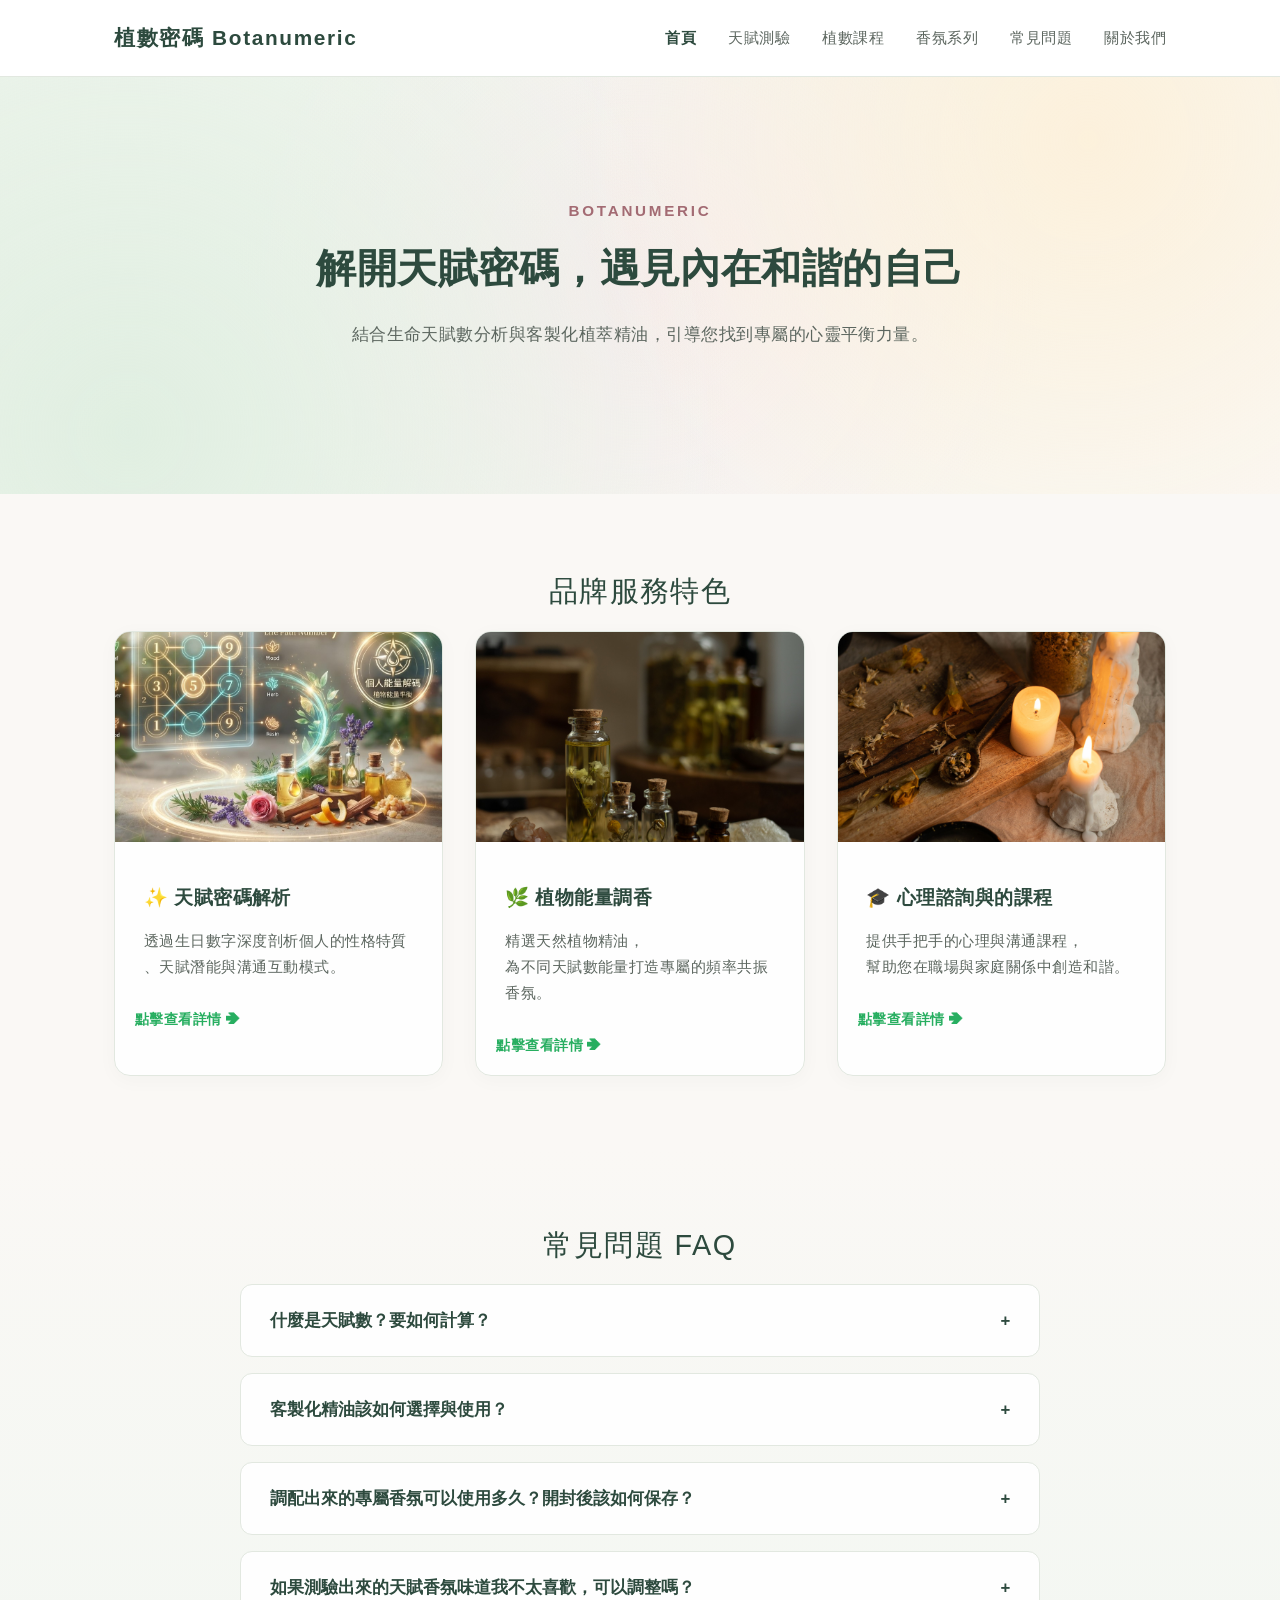
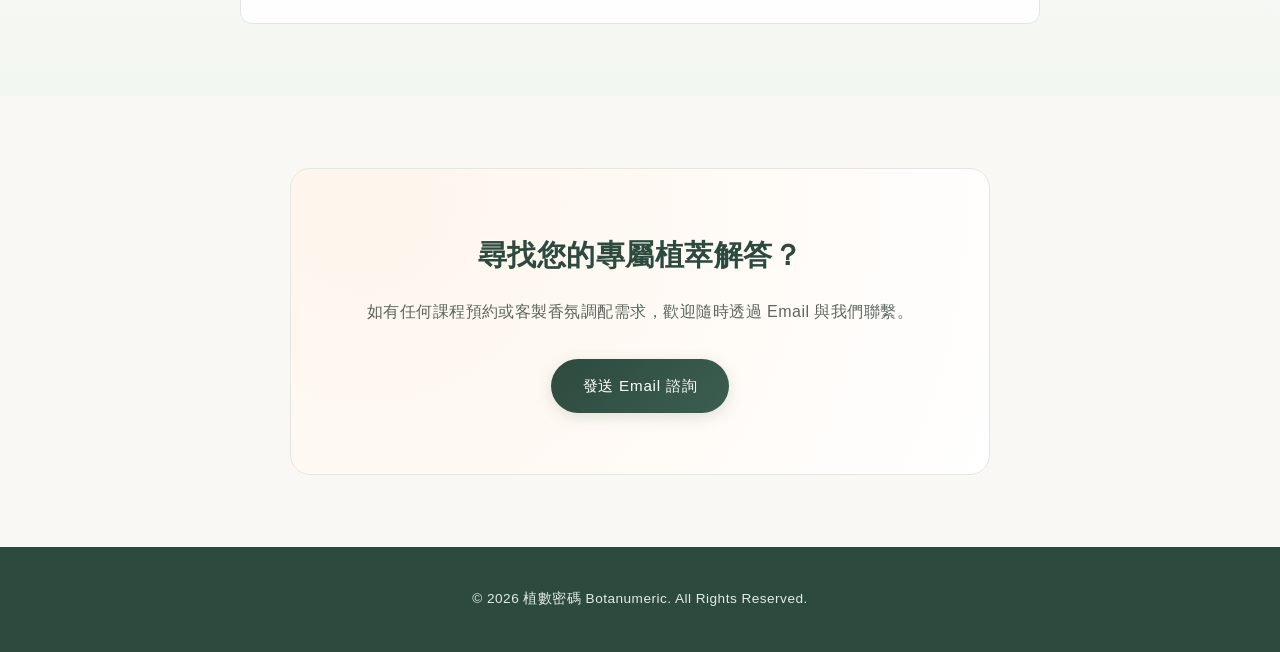
<file: index.html>
<!DOCTYPE html>
<html lang="zh-TW">
<head>
  <meta charset="UTF-8">
  <meta name="viewport" content="width=device-width, initial-scale=1.0">
  <title>植數密碼 Botanumeric｜專屬天賦香氛調配</title>
  <link rel="stylesheet" href="css/style.css">
  <link rel="icon" type="image/svg+xml" href="images/gemini-svg (4).svg">
  <style>
    /* 平滑滾動設定 */
    html {
      scroll-behavior: smooth;
    }

    /* 品牌特色卡片可點擊樣式 */
    .feature-card {
      cursor: pointer;
      transition: transform 0.2s ease, box-shadow 0.2s ease;
      position: relative;
    }
    .feature-card:hover {
      transform: translateY(-4px);
      box-shadow: 0 8px 20px rgba(0,0,0,0.08);
    }
    .feature-card::after {
      content: "點擊查看詳情 ➔";
      display: block;
      padding: 0 1.25rem 1rem;
      font-size: 0.85rem;
      color: #27AE60;
      font-weight: bold;
    }

    /* 彈窗 (Modal) 樣式 */
    .modal-backdrop {
      display: none;
      position: fixed;
      top: 0;
      left: 0;
      width: 100%;
      height: 100%;
      background-color: rgba(0, 0, 0, 0.5);
      z-index: 1000;
      align-items: center;
      justify-content: center;
      padding: 1rem;
      opacity: 0;
      transition: opacity 0.3s ease;
    }

    .modal-backdrop.show {
      display: flex;
      opacity: 1;
    }

    .modal-box {
      background-color: #ffffff;
      border-radius: 12px;
      max-width: 600px;
      width: 100%;
      max-height: 85vh;
      overflow-y: auto;
      padding: 2rem;
      position: relative;
      box-shadow: 0 10px 30px rgba(0,0,0,0.2);
      transform: translateY(20px);
      transition: transform 0.3s ease;
    }

    .modal-backdrop.show .modal-box {
      transform: translateY(0);
    }

    .modal-close {
      position: absolute;
      top: 1rem;
      right: 1.25rem;
      background: none;
      border: none;
      font-size: 1.8rem;
      color: #888;
      cursor: pointer;
      line-height: 1;
    }

    .modal-close:hover {
      color: #333;
    }

    .modal-title {
      font-size: 1.4rem;
      color: #2C3E50;
      margin-bottom: 1rem;
      border-bottom: 2px solid #27AE60;
      padding-bottom: 0.5rem;
      display: inline-block;
    }

    .modal-body {
      font-size: 0.98rem;
      line-height: 1.7;
      color: #4A5568;
    }

    .modal-body ul {
      padding-left: 1.2rem;
      margin: 0.8rem 0;
    }

    .modal-body li {
      margin-bottom: 0.4rem;
    }
  </style>
</head>
<body>

  <!-- 頁頭與導覽列 -->
  <header>
    <div class="nav-container">
      <a href="index.html" class="logo">植數密碼 Botanumeric</a>
      <nav>
        <button class="mobile-nav-toggle" aria-label="開啟選單" aria-expanded="false" id="menu-toggle">
          <span class="hamburger"></span>
        </button>
        <ul class="nav-links" id="nav-menu">
          <!-- 由 JS 自動動態渲染導覽選單 -->
        </ul>
      </nav>
    </div>
  </header>

  <main>
    <section class="hero">
      <div class="hero-content">
        <p class="hero-kicker" id="hero-kicker"></p>
        <h1 class="hero-title" id="hero-title"></h1>
        <p class="hero-subtitle" id="hero-subtitle"></p>
  
      </div>
    </section>

    <!-- 品牌特色三大 Card 區塊 -->
    <section class="container">
      <h2 class="section-title" id="features-title"></h2>
      <div class="features-grid" id="features-container"></div>
    </section>


    <!-- 常見問題 FAQ 區塊 -->
    <section class="faq-section" id="faq">
      <div class="container">
        <h2 class="section-title" id="faq-title"></h2>
        <div class="faq-list" id="faq-container"></div>
      </div>
    </section>

    <section class="container contact-section">
      <div class="contact-box">
        <h2 class="contact-title" id="contact-title"></h2>
        <p class="contact-description" id="contact-description"></p>
        <a href="mailto:service@botanumeric.com" class="btn-primary">發送 Email 諮詢</a>
      </div>
    </section>
  </main>

  <!-- 服務說明彈窗 (Modal Box) -->
  <div class="modal-backdrop" id="service-modal">
    <div class="modal-box">
      <button type="button" class="modal-close" id="modal-close-btn">&times;</button>
      <h3 class="modal-title" id="modal-title">服務說明</h3>
      <div class="modal-body" id="modal-body">
        <!-- JavaScript 動態注入內容 -->
      </div>
    </div>
  </div>

  <footer>
    <div class="container">
      <p id="footer-text"></p>
    </div>
  </footer>

  <!-- 統一由 main.js 讀取 JSON 並渲染全站 DOM 數據與綁定互動功能 -->
  <script src="js/main.js"></script>
</body>
</html>
</file>
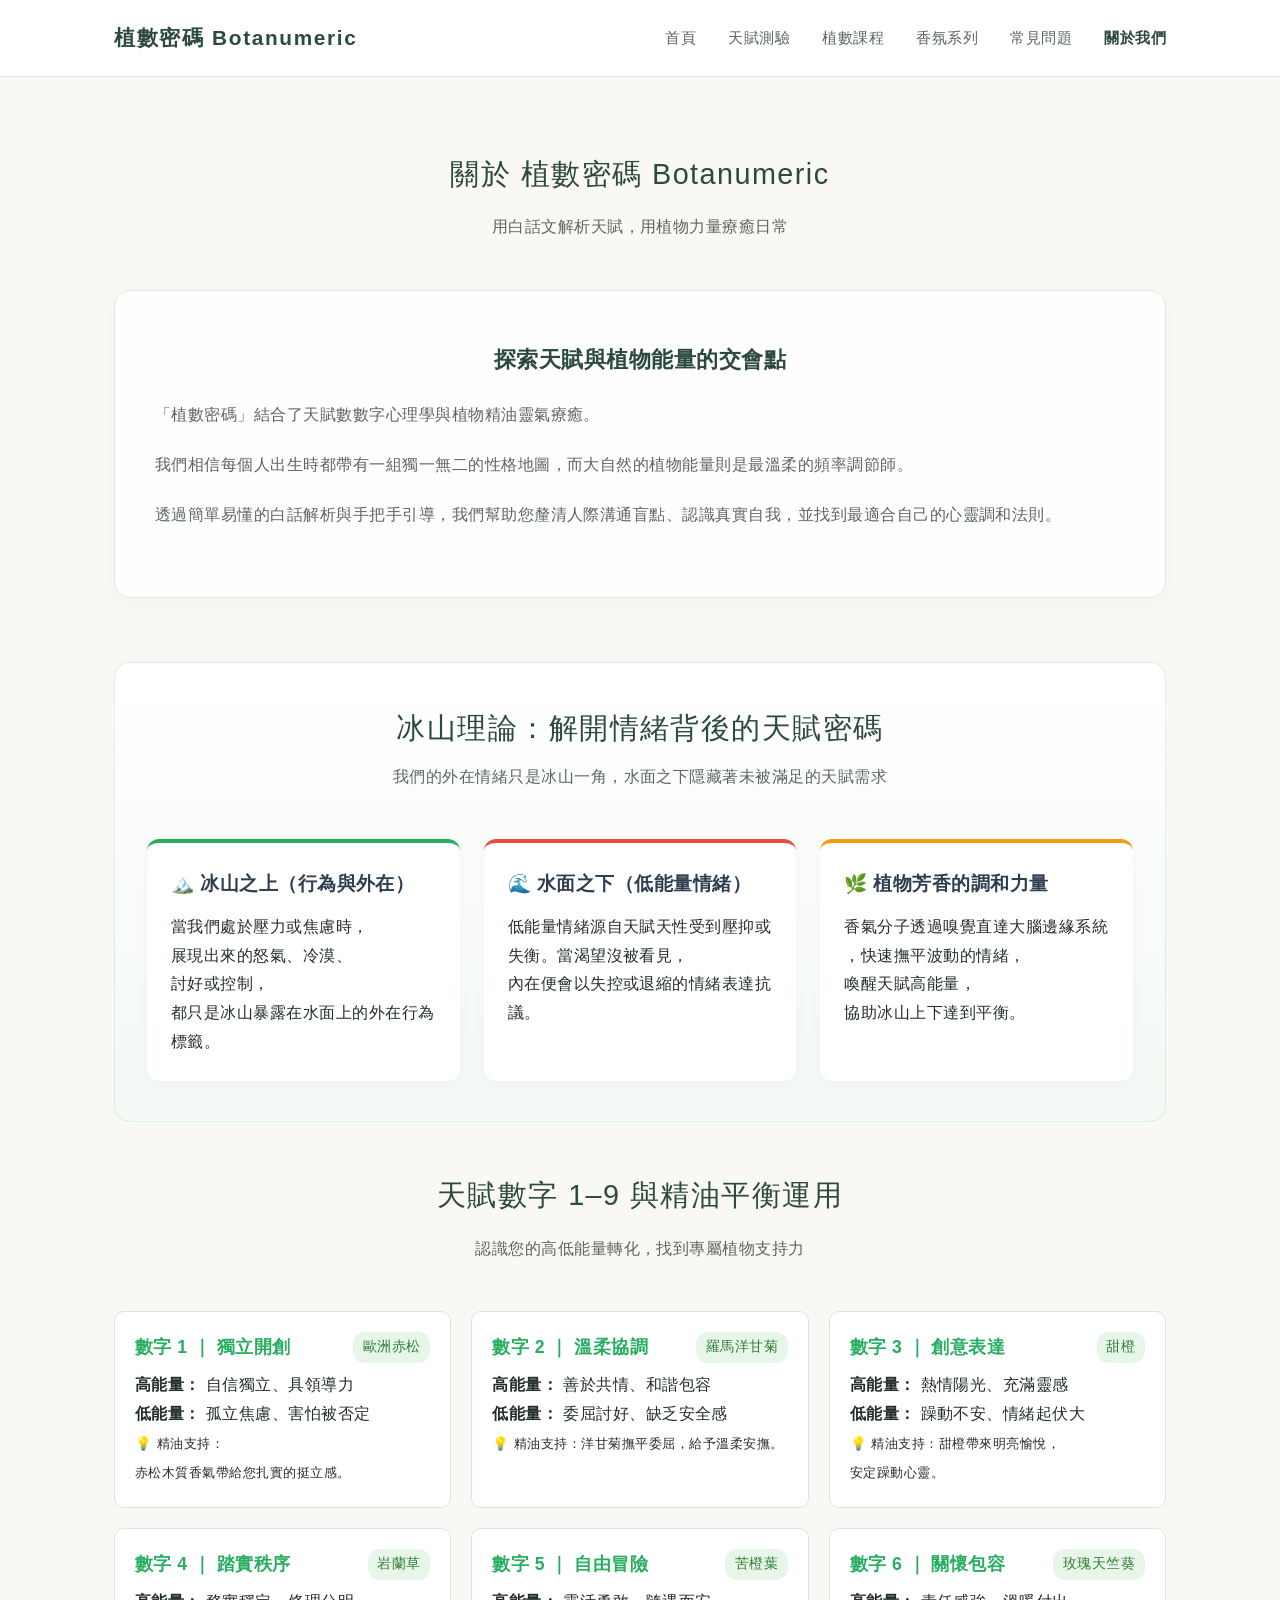
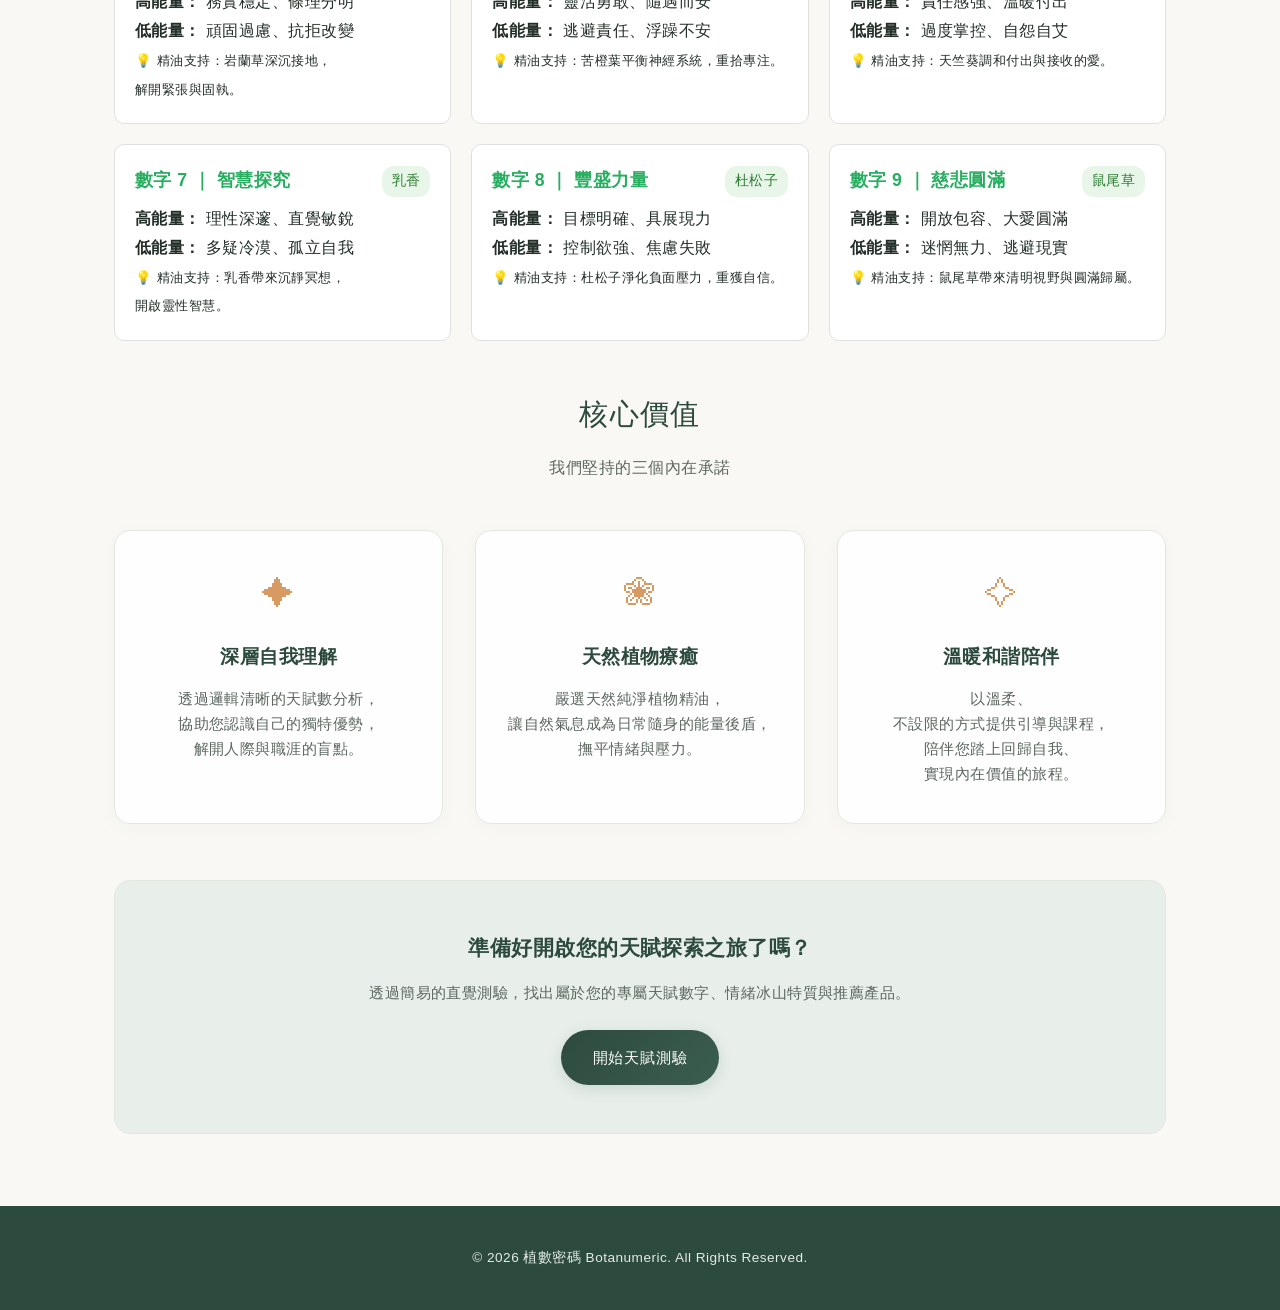
<file: about.html>
<!DOCTYPE html>
<html lang="zh-TW">
<head>
  <meta charset="UTF-8">
  <meta name="viewport" content="width=device-width, initial-scale=1.0">
  <title>關於我們｜植數密碼 Botanumeric</title>
  <link rel="stylesheet" href="css/style.css">
  <link rel="icon" type="image/svg+xml" href="images/gemini-svg.svg">
  <style>
    /* 冰山理論與情緒平衡專用風格 */
    .iceberg-section {
      background: linear-gradient(180deg, #ffffff 0%, #f4f9f5 100%);
      border-radius: 16px;
      padding: 2.5rem 2rem;
      margin: 3rem 0;
      border: 1px solid rgba(39, 174, 96, 0.15);
    }
    .iceberg-grid {
      display: grid;
      grid-template-columns: repeat(auto-fit, minmax(280px, 1fr));
      gap: 1.5rem;
      margin-top: 2rem;
    }
    .iceberg-card {
      background: #ffffff;
      padding: 1.5rem;
      border-radius: 12px;
      box-shadow: 0 4px 15px rgba(0,0,0,0.03);
      border-top: 4px solid #27AE60;
    }
    .iceberg-card.low {
      border-top-color: #e74c3c;
    }
    .iceberg-card.balance {
      border-top-color: #f39c12;
    }
    .iceberg-card h3 {
      color: #2C3E50;
      margin-bottom: 0.75rem;
      display: flex;
      align-items: center;
      gap: 0.5rem;
    }
    .number-badge-grid {
      display: grid;
      grid-template-columns: repeat(auto-fit, minmax(250px, 1fr));
      gap: 1.25rem;
      margin-top: 2rem;
    }
    .num-card {
      background: #ffffff;
      border: 1px solid #e0e0e0;
      border-radius: 10px;
      padding: 1.25rem;
      transition: transform 0.2s ease;
    }
    .num-card:hover {
      transform: translateY(-3px);
      border-color: #27AE60;
    }
    .num-header {
      display: flex;
      justify-content: space-between;
      align-items: center;
      margin-bottom: 0.5rem;
    }
    .num-title {
      font-weight: bold;
      font-size: 1.1rem;
      color: #27AE60;
    }
    .num-scent {
      font-size: 0.85rem;
      background: #e8f5e9;
      color: #2e7d32;
      padding: 0.2rem 0.6rem;
      border-radius: 12px;
    }
  </style>
</head>
<body>

  <!-- 頁頭與導覽列 -->
  <header>
    <div class="nav-container">
      <a href="index.html" class="logo">植數密碼 Botanumeric</a>
      <nav>
        <button class="mobile-nav-toggle" aria-label="開啟選單" aria-expanded="false" id="menu-toggle">
          <span class="hamburger"></span>
        </button>
        <ul class="nav-links" id="nav-menu">
          <li><a href="index.html">首頁</a></li>
          <li><a href="quiz.html">天賦測驗</a></li>
          <li><a href="curriculum.html">天賦課程</a></li>
          <li><a href="products.html">香氛系列</a></li>
          <li><a href="about.html" class="active">關於我們</a></li>
        </ul>
      </nav>
    </div>
  </header>

  <main>
    <section class="container">
      <h1 class="section-title" data-json="aboutPage.title">關於 植數密碼 Botanumeric</h1>
      <p class="section-subtitle" data-json="aboutPage.subtitle">用白話文解析天賦，用植物力量療癒日常</p>

      <!-- 品牌故事卡片 -->
      <article class="story-card">
        <h2 class="story-title" data-json="aboutPage.storyTitle">探索天賦與植物能量的交會點</h2>
        <div id="story-container"></div>
      </article>

      <!-- 新增：冰山理論與情緒解析 -->
      <section class="iceberg-section">
        <h2 class="section-title" style="margin-bottom:0.5rem;">冰山理論：解開情緒背後的天賦密碼</h2>
        <p class="section-subtitle">我們的外在情緒只是冰山一角，水面之下隱藏著未被滿足的天賦需求</p>

        <div class="iceberg-grid">
          <div class="iceberg-card">
            <h3>🏔️ 冰山之上（行為與外在）</h3>
            <p>當我們處於壓力或焦慮時，展現出來的怒氣、冷漠、討好或控制，都只是冰山暴露在水面上的外在行為標籤。</p>
          </div>
          <div class="iceberg-card low">
            <h3>🌊 水面之下（低能量情緒）</h3>
            <p>低能量情緒源自天賦天性受到壓抑或失衡。當渴望沒被看見，內在便會以失控或退縮的情緒表達抗議。</p>
          </div>
          <div class="iceberg-card balance">
            <h3>🌿 植物芳香的調和力量</h3>
            <p>香氣分子透過嗅覺直達大腦邊緣系統，快速撫平波動的情緒，喚醒天賦高能量，協助冰山上下達到平衡。</p>
          </div>
        </div>
      </section>

      <!-- 新增：天賦數字與精油平衡指南 -->
      <h2 class="section-title">天賦數字 1–9 與精油平衡運用</h2>
      <p class="section-subtitle">認識您的高低能量轉化，找到專屬植物支持力</p>

      <div class="number-badge-grid">
        <div class="num-card">
          <div class="num-header">
            <span class="num-title">數字 1 ｜ 獨立開創</span>
            <span class="num-scent">歐洲赤松</span>
          </div>
          <p><strong>高能量：</strong> 自信獨立、具領導力</p>
          <p><strong>低能量：</strong> 孤立焦慮、害怕被否定</p>
          <p><small>💡 精油支持：赤松木質香氣帶給您扎實的挺立感。</small></p>
        </div>

        <div class="num-card">
          <div class="num-header">
            <span class="num-title">數字 2 ｜ 溫柔協調</span>
            <span class="num-scent">羅馬洋甘菊</span>
          </div>
          <p><strong>高能量：</strong> 善於共情、和諧包容</p>
          <p><strong>低能量：</strong> 委屈討好、缺乏安全感</p>
          <p><small>💡 精油支持：洋甘菊撫平委屈，給予溫柔安撫。</small></p>
        </div>

        <div class="num-card">
          <div class="num-header">
            <span class="num-title">數字 3 ｜ 創意表達</span>
            <span class="num-scent">甜橙</span>
          </div>
          <p><strong>高能量：</strong> 熱情陽光、充滿靈感</p>
          <p><strong>低能量：</strong> 躁動不安、情緒起伏大</p>
          <p><small>💡 精油支持：甜橙帶來明亮愉悅，安定躁動心靈。</small></p>
        </div>

        <div class="num-card">
          <div class="num-header">
            <span class="num-title">數字 4 ｜ 踏實秩序</span>
            <span class="num-scent">岩蘭草</span>
          </div>
          <p><strong>高能量：</strong> 務實穩定、條理分明</p>
          <p><strong>低能量：</strong> 頑固過慮、抗拒改變</p>
          <p><small>💡 精油支持：岩蘭草深沉接地，解開緊張與固執。</small></p>
        </div>

        <div class="num-card">
          <div class="num-header">
            <span class="num-title">數字 5 ｜ 自由冒險</span>
            <span class="num-scent">苦橙葉</span>
          </div>
          <p><strong>高能量：</strong> 靈活勇敢、隨遇而安</p>
          <p><strong>低能量：</strong> 逃避責任、浮躁不安</p>
          <p><small>💡 精油支持：苦橙葉平衡神經系統，重拾專注。</small></p>
        </div>

        <div class="num-card">
          <div class="num-header">
            <span class="num-title">數字 6 ｜ 關懷包容</span>
            <span class="num-scent">玫瑰天竺葵</span>
          </div>
          <p><strong>高能量：</strong> 責任感強、溫暖付出</p>
          <p><strong>低能量：</strong> 過度掌控、自怨自艾</p>
          <p><small>💡 精油支持：天竺葵調和付出與接收的愛。</small></p>
        </div>

        <div class="num-card">
          <div class="num-header">
            <span class="num-title">數字 7 ｜ 智慧探究</span>
            <span class="num-scent">乳香</span>
          </div>
          <p><strong>高能量：</strong> 理性深邃、直覺敏銳</p>
          <p><strong>低能量：</strong> 多疑冷漠、孤立自我</p>
          <p><small>💡 精油支持：乳香帶來沉靜冥想，開啟靈性智慧。</small></p>
        </div>

        <div class="num-card">
          <div class="num-header">
            <span class="num-title">數字 8 ｜ 豐盛力量</span>
            <span class="num-scent">杜松子</span>
          </div>
          <p><strong>高能量：</strong> 目標明確、具展現力</p>
          <p><strong>低能量：</strong> 控制欲強、焦慮失敗</p>
          <p><small>💡 精油支持：杜松子淨化負面壓力，重獲自信。</small></p>
        </div>

        <div class="num-card">
          <div class="num-header">
            <span class="num-title">數字 9 ｜ 慈悲圓滿</span>
            <span class="num-scent">鼠尾草</span>
          </div>
          <p><strong>高能量：</strong> 開放包容、大愛圓滿</p>
          <p><strong>低能量：</strong> 迷惘無力、逃避現實</p>
          <p><small>💡 精油支持：鼠尾草帶來清明視野與圓滿歸屬。</small></p>
        </div>
      </div>

      <!-- 核心理念 -->
      <h2 class="section-title" style="margin-top: 3rem;">核心價值</h2>
      <p class="section-subtitle">我們堅持的三個內在承諾</p>

      <div class="values-grid">
        <div class="value-card">
          <div class="value-icon">✦</div>
          <h3 class="value-title">深層自我理解</h3>
          <p class="value-desc">透過邏輯清晰的天賦數分析，協助您認識自己的獨特優勢，解開人際與職涯的盲點。</p>
        </div>
        <div class="value-card">
          <div class="value-icon">❀</div>
          <h3 class="value-title">天然植物療癒</h3>
          <p class="value-desc">嚴選天然純淨植物精油，讓自然氣息成為日常隨身的能量後盾，撫平情緒與壓力。</p>
        </div>
        <div class="value-card">
          <div class="value-icon">✧</div>
          <h3 class="value-title">溫暖和諧陪伴</h3>
          <p class="value-desc">以溫柔、不設限的方式提供引導與課程，陪伴您踏上回歸自我、實現內在價值的旅程。</p>
        </div>
      </div>

      <div class="cta-box">
        <h3 class="cta-title">準備好開啟您的天賦探索之旅了嗎？</h3>
        <p class="cta-text">透過簡易的直覺測驗，找出屬於您的專屬天賦數字、情緒冰山特質與推薦產品。</p>
        <a href="quiz.html" class="btn-primary">開始天賦測驗</a>
      </div>
    </section>
  </main>

  <footer>
    <div class="container">
      <p>© 2026 植數密碼 Botanumeric. All Rights Reserved.</p>
    </div>
  </footer>

  <script src="js/main.js"></script>
</body>
</html>
</file>
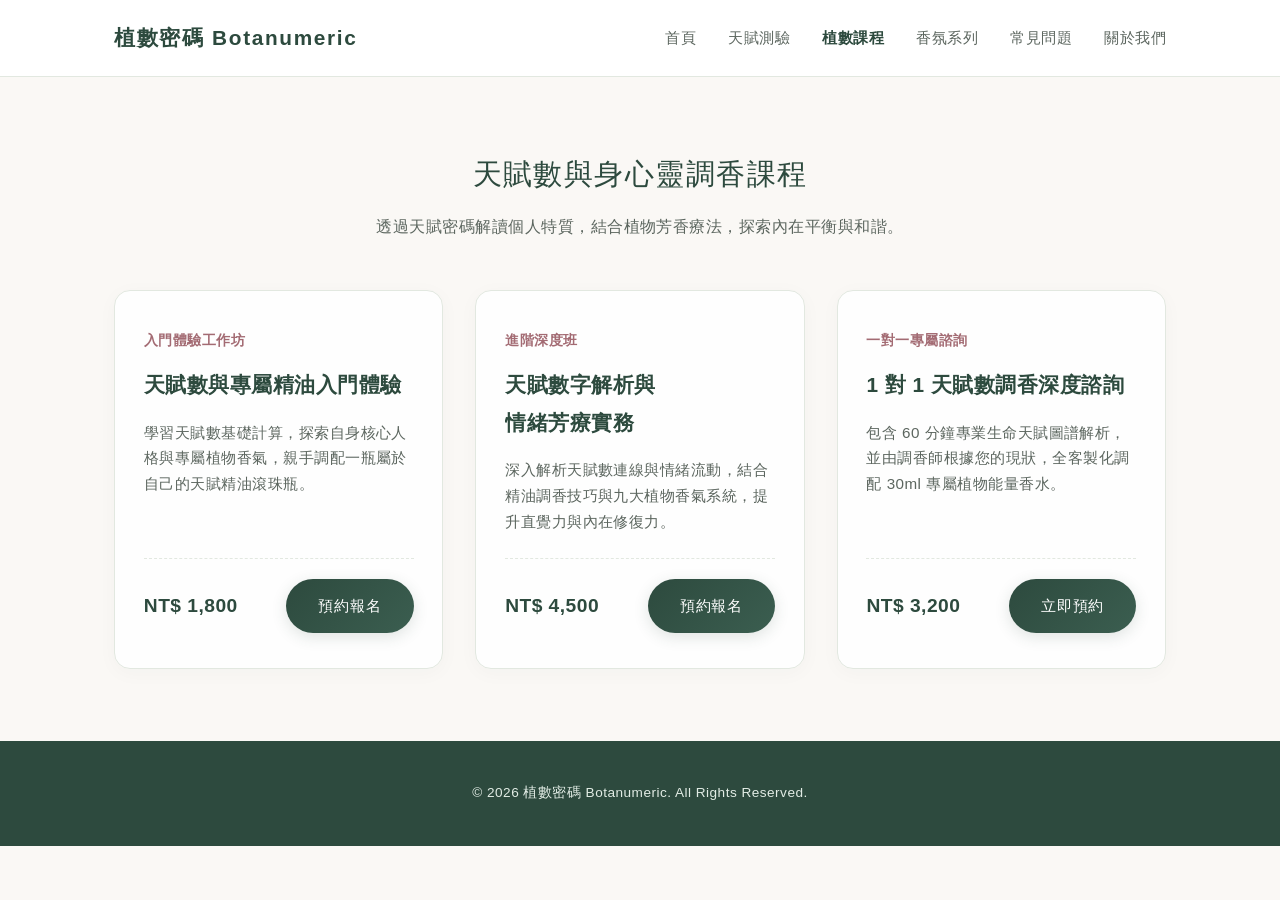
<file: curriculum.html>
<!DOCTYPE html>
<html lang="zh-TW">
<head>
  <meta charset="UTF-8">
  <meta name="viewport" content="width=device-width, initial-scale=1.0">
  <title>天賦課程｜植數密碼 Botanumeric</title>
   <link rel="stylesheet" href="css/style.css">
  <link rel="icon" type="image/svg+xml" href="images/gemini-svg (1).svg">
<body>

  <!-- 頁頭與導覽列 -->
  <header>
    <div class="nav-container">
      <a href="index.html" class="logo">植數密碼 Botanumeric</a>
      <nav>
        <button class="mobile-nav-toggle" aria-label="開啟選單" aria-expanded="false" id="menu-toggle">
          <span class="hamburger"></span>
        </button>
        <ul class="nav-links" id="nav-menu">
          <li><a href="index.html">首頁</a></li>
          <li><a href="quiz.html">天賦測驗</a></li>
          <li><a href="curriculum.html" class="active">天賦課程</a></li>
          <li><a href="products.html">香氛系列</a></li>
          <li><a href="about.html">關於我們</a></li>
        </ul>
      </nav>
    </div>
  </header>

  <main>
    <section class="container">
      <h1 class="section-title">天賦數與身心靈調香課程</h1>
      <p class="section-subtitle">透過天賦密碼解讀個人特質，結合植物芳香療法，探索內在平衡與和諧。</p>

      <div class="course-grid">
        <!-- 課程 1 -->
        <article class="course-card">
          <div>
            <span class="course-tag">入門體驗工作坊</span>
            <h2 class="course-title">天賦數與專屬精油入門體驗</h2>
            <p class="course-desc">學習天賦數基礎計算，探索自身核心人格與專屬植物香氣，親手調配一瓶屬於自己的天賦精油滾珠瓶。</p>
          </div>
          <div class="course-footer">
            <span class="course-price">NT$ 1,800</span>
            <!-- 替換為你的 Google 表單網址 -->
            <a href="https://forms.gle/eKpX6zHSj4eyZYz29" target="_blank" rel="noopener noreferrer" class="btn-primary">預約報名</a>
          </div>
        </article>

        <!-- 課程 2 -->
        <article class="course-card">
          <div>
            <span class="course-tag">進階深度班</span>
            <h2 class="course-title">天賦數字解析與情緒芳療實務</h2>
            <p class="course-desc">深入解析天賦數連線與情緒流動，結合精油調香技巧與九大植物香氣系統，提升直覺力與內在修復力。</p>
          </div>
          <div class="course-footer">
            <span class="course-price">NT$ 4,500</span>
            <!-- 替換為你的 Google 表單網址 -->
            <a href="https://forms.gle/PoYSD86oq3u7C2dP9">預約報名</a>
          </div>
        </article>

        <!-- 課程 3 -->
        <article class="course-card">
          <div>
            <span class="course-tag">一對一專屬諮詢</span>
            <h2 class="course-title">1 對 1 天賦數調香深度諮詢</h2>
            <p class="course-desc">包含 60 分鐘專業生命天賦圖譜解析，並由調香師根據您的現狀，全客製化調配 30ml 專屬植物能量香水。</p>
          </div>
          <div class="course-footer">
            <span class="course-price">NT$ 3,200</span>
            <!-- 替換為你的 Google 表單網址 -->
            <a href="https://forms.gle/aspNuYXzr67gPtDu5" target="_blank" rel="noopener noreferrer" class="btn-primary">立即預約</a>
          </div>
        </article>
      </div>
    </section>
  </main>

  <footer>
    <div class="container">
      <p>© 2026 植數密碼 Botanumeric. All Rights Reserved.</p>
    </div>
  </footer>
<script src="js/main.js"></script>
</body>
</html>
</file>
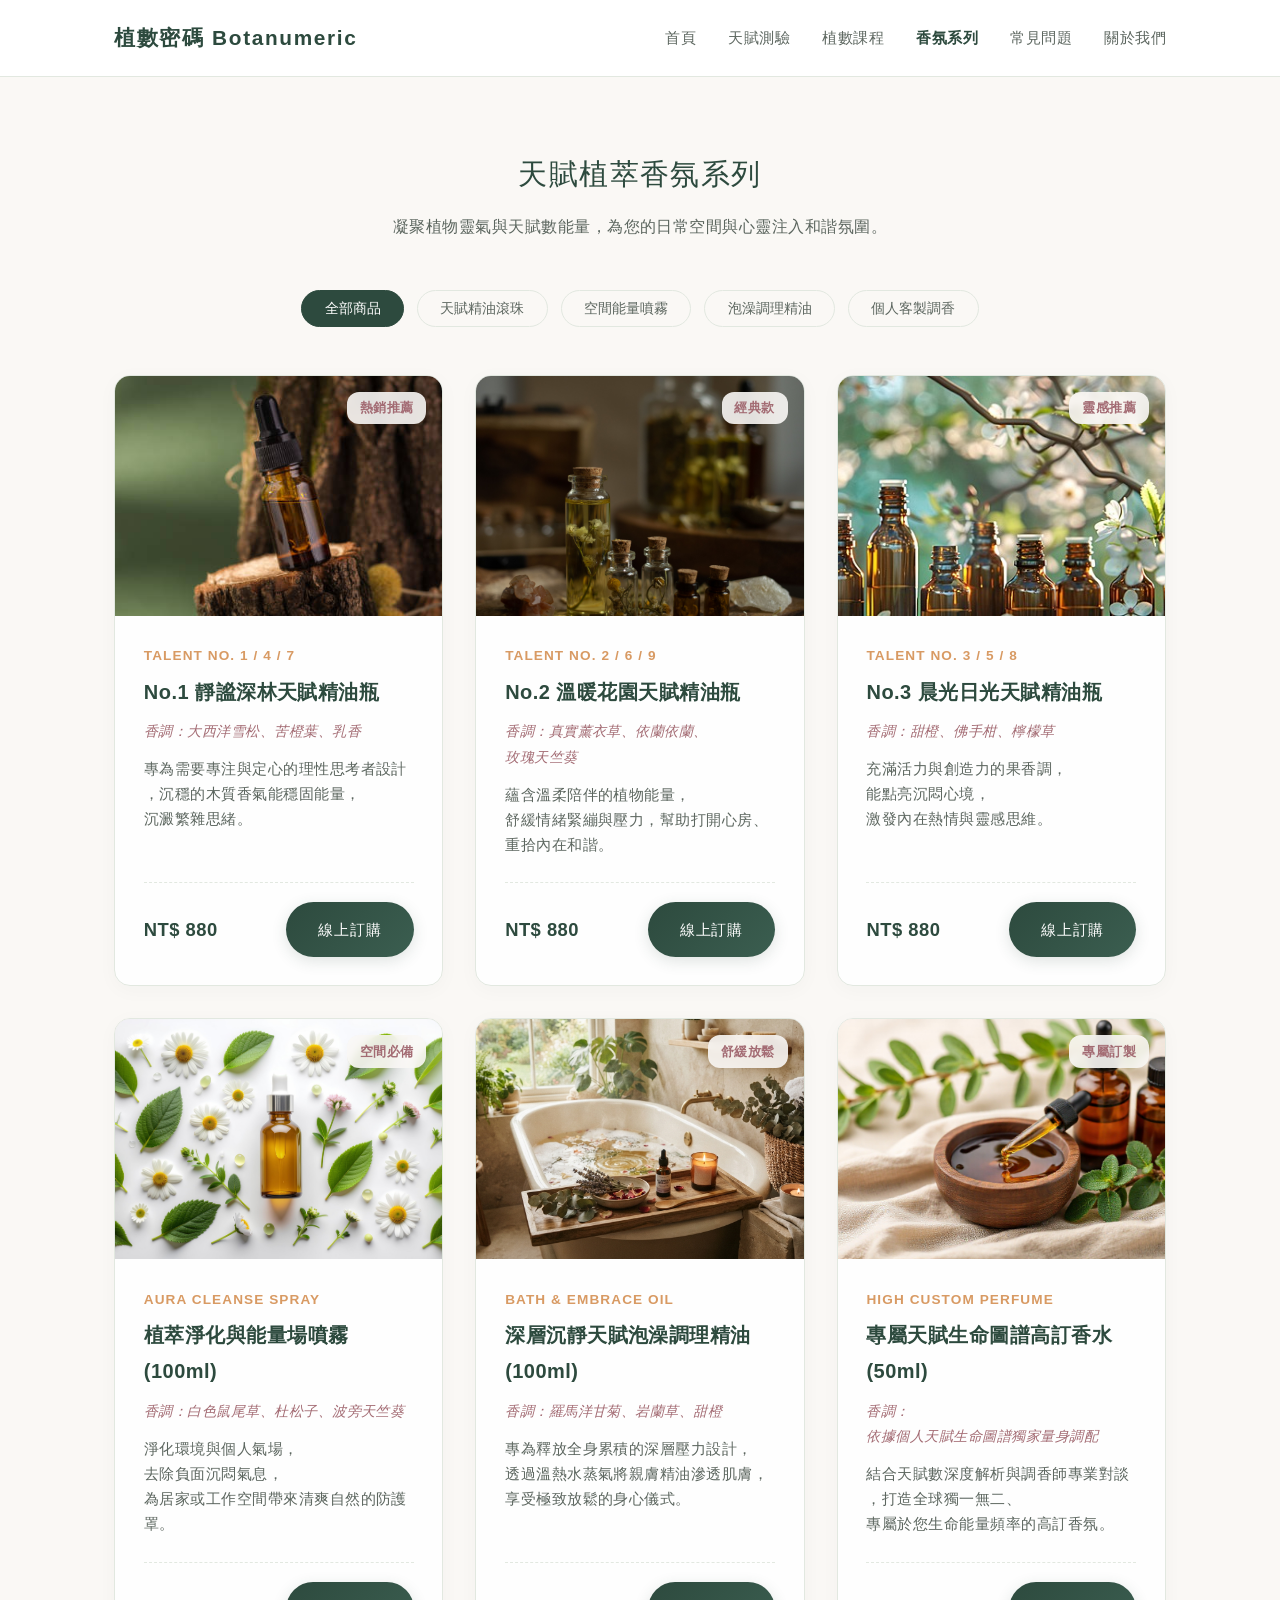
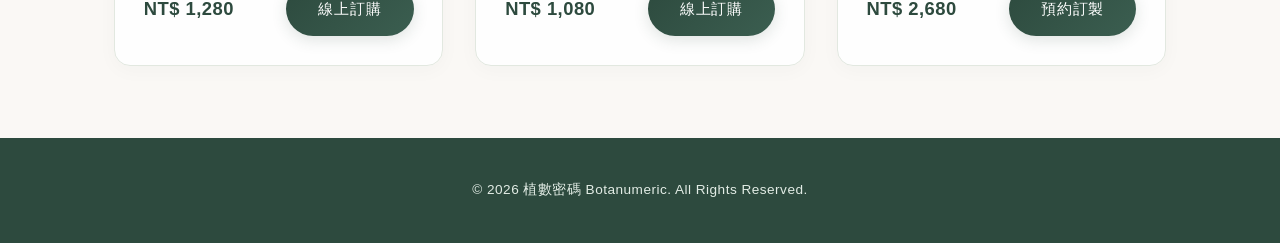
<file: products.html>
<!DOCTYPE html>
<html lang="zh-TW">
<head>
  <meta charset="UTF-8">
  <meta name="viewport" content="width=device-width, initial-scale=1.0">
  <title>香氛系列｜植數密碼 Botanumeric</title>
<!-- 引入整理好的獨立 CSS 檔案 -->
  <link rel="stylesheet" href="css/style.css">
  <link rel="icon" type="image/svg+xml" href="images/gemini-svg (3).svg">
</head>
<body>

  <!-- 頁頭與導覽列 -->
  <header>
    <div class="nav-container">
      <a href="index.html" class="logo">植數密碼 Botanumeric</a>
      <nav>
        <button class="mobile-nav-toggle" aria-label="開啟選單" aria-expanded="false" id="menu-toggle">
          <span class="hamburger"></span>
        </button>
        <ul class="nav-links" id="nav-menu">
              <li><a href="index.html">首頁</a></li>
          <li><a href="quiz.html" class="active">天賦測驗</a></li>
          <li><a href="curriculum.html">天賦課程</a></li>
          <li><a href="products.html">香氛系列</a></li>
          <li><a href="about.html">關於我們</a></li>
        </ul>
      </nav>
    </div>
  </header>

  <main>
    <section class="container">
      <h1 class="section-title">天賦植萃香氛系列</h1>
      <p class="section-subtitle">凝聚植物靈氣與天賦數能量，為您的日常空間與心靈注入和諧氛圍。</p>

      <!-- 分類篩選 -->
      <div class="filter-wrapper">
        <button type="button" class="filter-btn active" onclick="filterProducts('all')">全部商品</button>
        <button type="button" class="filter-btn" onclick="filterProducts('essential-oil')">天賦精油滾珠</button>
        <button type="button" class="filter-btn" onclick="filterProducts('spray')">空間能量噴霧</button>
        <button type="button" class="filter-btn" onclick="filterProducts('bath')">泡澡調理精油</button>
        <button type="button" class="filter-btn" onclick="filterProducts('custom')">個人客製調香</button>
      </div>

      <!-- 商品列表 -->
      <div class="product-grid" id="product-grid">

        <!-- 商品 1 -->
        <article class="product-card" data-category="essential-oil">
          <div class="product-image-box">
            <span class="product-tag">熱銷推薦</span>
            <img src="images/istockphoto-1308706899-612x612.jpg" alt="No.1 樹木密碼滾珠精油" onerror="this.style.display='none'">
          </div>
          <div class="product-body">
            <span class="product-number">TALENT NO. 1 / 4 / 7</span>
            <h2 class="product-title">No.1 靜謐深林天賦精油瓶</h2>
            <p class="product-notes">香調：大西洋雪松、苦橙葉、乳香</p>
            <p class="product-description">專為需要專注與定心的理性思考者設計，沉穩的木質香氣能穩固能量，沉澱繁雜思緒。</p>
            <div class="product-footer">
              <span class="product-price">NT$ 880</span>
              <a href="signup.html" class="btn-primary">線上訂購</a>
            </div>
          </div>
        </article>

        <!-- 商品 2 -->
        <article class="product-card" data-category="essential-oil">
          <div class="product-image-box">
            <span class="product-tag">經典款</span>
            <img src="images/pexels-gabby-k-20419194.jpg" alt="No.2 花萃密碼滾珠精油" onerror="this.style.display='none'">
          </div>
          <div class="product-body">
            <span class="product-number">TALENT NO. 2 / 6 / 9</span>
            <h2 class="product-title">No.2 溫暖花園天賦精油瓶</h2>
            <p class="product-notes">香調：真實薰衣草、依蘭依蘭、玫瑰天竺葵</p>
            <p class="product-description">蘊含溫柔陪伴的植物能量，舒緩情緒緊繃與壓力，幫助打開心房、重拾內在和諧。</p>
            <div class="product-footer">
              <span class="product-price">NT$ 880</span>
              <a href="signup.html" class="btn-primary">線上訂購</a>
            </div>
          </div>
        </article>

        <!-- 商品 3 -->
        <article class="product-card" data-category="essential-oil">
          <div class="product-image-box">
            <span class="product-tag">活力款</span>
            <img src="images/pexels-pnw-prod-8490177.jpg" alt="No.3 柑橘密碼滾珠精油" onerror="this.style.display='none'">
          </div>
          <div class="product-body">
            <span class="product-number">TALENT NO. 3 / 5 / 8</span>
            <h2 class="product-title">No.3 晨光日光天賦精油瓶</h2>
            <p class="product-notes">香調：佛手柑、甜橙、歐洲赤松</p>
            <p class="product-description">帶有陽光般明亮愉悅的柑橘氣息，激發創意靈感與熱情，為生活注入充沛活力。</p>
            <div class="product-footer">
              <span class="product-price">NT$ 880</span>
              <a href="signup.html" class="btn-primary">線上訂購</a>
            </div>
          </div>
        </article>

        <!-- 商品 4 -->
        <article class="product-card" data-category="spray">
          <div class="product-image-box">
            <span class="product-tag">空間噴霧</span>
            <img src="images/—Pngtree—herbal essential oils and dropper_20141158.jpg" alt="植萃淨化空間噴霧" onerror="this.style.display='none'">
          </div>
          <div class="product-body">
            <span class="product-number">SPACE AROMA SPRAY</span>
            <h2 class="product-title">植萃淨化與能量場噴霧 (100ml)</h2>
            <p class="product-notes">香調：鼠尾草、杜松子、澳洲尤加利</p>
            <p class="product-description">淨化居家與工作空間殘留的疲憊磁場，營造清新自然、回歸自我的純淨氛圍。</p>
            <div class="product-footer">
              <span class="product-price">NT$ 1,280</span>
              <a href="signup.html" class="btn-primary">線上訂購</a>
            </div>
          </div>
        </article>

        <!-- 商品 5：新增泡澡系列 -->
        <article class="product-card" data-category="bath">
          <div class="product-image-box">
            <span class="product-tag">舒緩放鬆</span>
            <img src="images/泡澡.jpg" alt="深層沉靜泡澡調理精油" onerror="this.style.display='none'">
          </div>
          <div class="product-body">
            <span class="product-number">BATH & EMBRACE OIL</span>
            <h2 class="product-title">深層沉靜天賦泡澡調理精油 (100ml)</h2>
            <p class="product-notes">香調：羅馬洋甘菊、岩蘭草、甜橙</p>
            <p class="product-description">專為釋放全身累積的深層壓力設計，透過溫熱水蒸氣將親膚精油滲透肌膚，享受極致放鬆的身心儀式。</p>
            <div class="product-footer">
              <span class="product-price">NT$ 1,080</span>
              <a href="signup.html" class="btn-primary">線上訂購</a>
            </div>
          </div>
        </article>

        <!-- 商品 6 -->
        <article class="product-card" data-category="custom">
          <div class="product-image-box">
            <span class="product-tag">專屬訂製</span>
            <img src="images/pexels-mart-production-8450233.jpg" alt="個人天賦生命圖譜調香" onerror="this.style.display='none'">
          </div>
          <div class="product-body">
            <span class="product-number">PERSONAL CUSTOM MADE</span>
            <h2 class="product-title">專屬天賦生命圖譜高訂香水 (50ml)</h2>
            <p class="product-notes">香調：依個人天賦圖譜與需求全客製調配</p>
            <p class="product-description">結合個人天賦數解析與獨一無二的氣味印記，專屬調香師一對一諮詢後手工精心調製。</p>
            <div class="product-footer">
              <span class="product-price">NT$ 2,680</span>
              <a href="signup.html" class="btn-primary">預約訂製</a>
            </div>
          </div>
        </article>

      </div>
    </section>
  </main>

  <!-- 頁尾 -->
  <footer>
    <div class="container">
      <p>© 2026 植數密碼 Botanumeric. All Rights Reserved.</p>
    </div>
  </footer>

  <script>
    // 商品分類篩選功能
    function filterProducts(category) {
      const cards = document.querySelectorAll('.product-card');
      const buttons = document.querySelectorAll('.filter-btn');

      // 更新按鈕 active 狀態
      buttons.forEach(btn => btn.classList.remove('active'));
      event.target.classList.add('active');

      // 篩選商品卡片
      cards.forEach(card => {
        if (category === 'all' || card.getAttribute('data-category') === category) {
          card.style.display = 'flex';
        } else {
          card.style.display = 'none';
        }
      });
    }
  </script>
  <!-- 放在 </body> 結束標籤上方 -->
  <script src="js/main.js"></script>
</body>
</html>
</file>
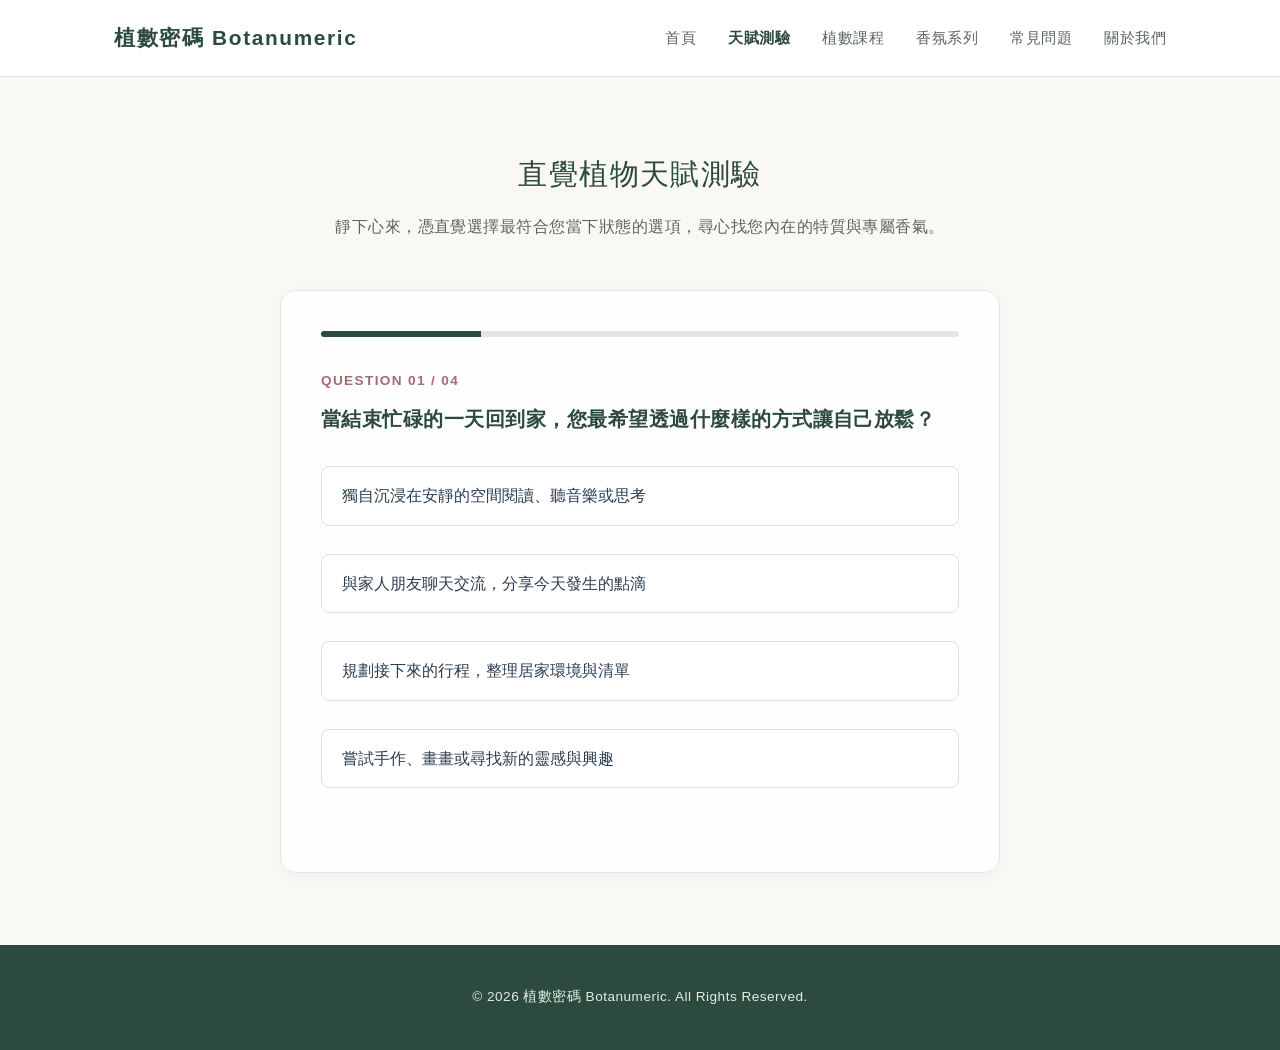
<file: quiz.html>
<!DOCTYPE html>
<html lang="zh-TW">
<head>
  <meta charset="UTF-8">
  <meta name="viewport" content="width=device-width, initial-scale=1.0">
  <title>天賦測驗｜植數密碼 Botanumeric</title>
  <link rel="stylesheet" href="css/style.css">
  <link rel="icon" type="image/svg+xml" href="images/gemini-svg (2).svg">
  <style>
    /* 測驗選項風格 */
    .option-btn {
      width: 100%;
      padding: 1rem 1.25rem;
      margin-bottom: 0.75rem;
      background-color: #ffffff;
      border: 1.5px solid #e0e0e0;
      border-radius: 8px;
      text-align: left;
      font-size: 1rem;
      color: #2C3E50;
      cursor: pointer;
      transition: all 0.2s cubic-bezier(0.25, 0.8, 0.25, 1);
      outline: none;
    }

    .option-btn:hover, .option-btn:focus {
      border-color: #27AE60;
      background-color: #f4f9f5;
      transform: translateY(-2px) scale(1.01);
      box-shadow: 0 4px 12px rgba(39, 174, 96, 0.15);
    }

    .option-btn:active, .option-btn.clicked {
      transform: scale(1.02);
      background-color: #27AE60;
      color: #ffffff;
      border-color: #27AE60;
    }

    .result-icon-wrapper {
      width: 90px;
      height: 90px;
      margin: 0 auto 1.2rem;
      display: flex;
      align-items: center;
      justify-content: center;
      background: linear-gradient(135deg, #e8f5e9 0%, #c8e6c9 100%);
      border-radius: 50%;
      box-shadow: 0 6px 20px rgba(39, 174, 96, 0.2);
    }

    .result-icon-svg {
      width: 50px;
      height: 50px;
    }

    /* 數字 1-9 冰山需求與精油區塊 */
    .num-breakdown-box {
      background: #f4f9f5;
      border: 1px solid rgba(39, 174, 96, 0.2);
      border-radius: 12px;
      padding: 1.5rem;
      margin: 1.5rem 0;
      text-align: left;
    }

    .num-breakdown-title {
      font-size: 1.15rem;
      color: #27AE60;
      font-weight: bold;
      margin-bottom: 1rem;
      border-bottom: 2px solid #27AE60;
      padding-bottom: 0.4rem;
      display: inline-block;
    }

    .num-item {
      background: #ffffff;
      border-radius: 8px;
      padding: 1rem;
      margin-bottom: 0.8rem;
      box-shadow: 0 2px 8px rgba(0,0,0,0.03);
      border-left: 4px solid #27AE60;
    }

    .num-item-header {
      display: flex;
      justify-content: space-between;
      align-items: center;
      font-weight: bold;
      color: #2C3E50;
      margin-bottom: 0.4rem;
    }

    .num-pill {
      font-size: 0.85rem;
      background: #e8f5e9;
      color: #2e7d32;
      padding: 0.2rem 0.6rem;
      border-radius: 12px;
    }

    .num-item p {
      font-size: 0.92rem;
      color: #555;
      line-height: 1.5;
      margin: 0.3rem 0;
    }

    /* 推薦商品卡 */
    .recommend-product-box {
      background: #ffffff;
      border: 2px solid #27AE60;
      border-radius: 12px;
      padding: 1.5rem;
      margin: 1.5rem 0;
      text-align: left;
      box-shadow: 0 4px 15px rgba(39, 174, 96, 0.1);
    }

    .recommend-badge {
      display: inline-block;
      background: #27AE60;
      color: #fff;
      font-size: 0.8rem;
      padding: 0.2rem 0.6rem;
      border-radius: 4px;
      font-weight: bold;
      margin-bottom: 0.5rem;
    }
  </style>
</head>
<body>

  <!-- 頁頭與導覽列 -->
  <header>
    <div class="nav-container">
      <a href="index.html" class="logo">植數密碼 Botanumeric</a>
      <nav>
        <button class="mobile-nav-toggle" aria-label="開啟選單" aria-expanded="false" id="menu-toggle">
          <span class="hamburger"></span>
        </button>
        <ul class="nav-links" id="nav-menu">
          <li><a href="index.html">首頁</a></li>
          <li><a href="quiz.html" class="active">天賦測驗</a></li>
          <li><a href="curriculum.html">天賦課程</a></li>
          <li><a href="products.html">香氛系列</a></li>
          <li><a href="about.html">關於我們</a></li>
        </ul>
      </nav>
    </div>
  </header>

  <main>
    <section class="container">
      <h1 class="section-title">直覺植物天賦與數字冰山測驗</h1>
      <p class="section-subtitle">憑直覺選擇最符合您當下狀態的選項，找出您的核心植物屬性、天賦數字調香需求與專屬香氣。</p>

      <!-- 測驗進行區塊 -->
      <div class="quiz-card" id="quiz-box">
        <div class="progress-bar-wrapper">
          <div class="progress-bar" id="progress-bar"></div>
        </div>

        <div class="question-step" id="question-step">QUESTION 01 / 04</div>
        <h2 class="question-title" id="question-title">載入中...</h2>

        <div class="options-list" id="options-container"></div>
      </div>

      <!-- 測驗結果區塊 -->
      <div class="quiz-card result-container" id="result-box" style="display: none;">
        <div class="result-icon-wrapper" id="result-icon-box"></div>
        
        <span class="result-badge">YOUR TALENT TYPE</span>
        <h2 class="result-title" id="result-type">植物天賦類型</h2>
        <p class="result-scent" id="result-scent">對應專屬香氣：精油名稱</p>
        <p class="result-desc" id="result-desc">天賦特質描述與分析內容...</p>

        <!-- 天賦數字 1-9 冰山需求與精油調配區塊 -->
        <div class="num-breakdown-box">
          <div class="num-breakdown-title">🧊 結合您的生命天賦數字 1–9 需求調香解析</div>
          <p style="font-size: 0.9rem; color: #666; margin-bottom: 1rem;">
            即使同屬於此植物類型，不同的天賦主數在冰山下有著不同的情緒需求與核心調香精油：
          </p>
          <div id="number-items-container">
            <!-- JavaScript 動態灌入相對應的 1-9 數字調香資料 -->
          </div>
        </div>

        <!-- 推薦產品卡 -->
        <div class="recommend-product-box">
          <span class="recommend-badge">RECOMMENDED PRODUCT</span>
          <h3 id="recommend-title" style="color: #2C3E50; margin: 0.3rem 0;"></h3>
          <p id="recommend-desc" style="font-size: 0.95rem; color: #555; margin: 0.5rem 0 1.2rem;"></p>
          <a id="recommend-link" href="#" class="btn-primary" style="display: inline-block; padding: 0.7rem 1.4rem; text-decoration: none;">立即線上訂購專屬香氛</a>
        </div>
        
        <div class="result-actions" style="margin-top: 2rem;">
          <a href="curriculum.html" class="btn-secondary">探索專屬天賦課程</a>
          <button type="button" class="btn-secondary" onclick="restartQuiz()">重新測驗</button>
        </div>
      </div>
    </section>
  </main>

  <footer>
    <div class="container">
      <p>© 2026 植數密碼 Botanumeric. All Rights Reserved.</p>
    </div>
  </footer>

  <script>
    // 第一版直觀測驗題目
    const quizData = [
      {
        question: "當結束忙碌的一天回到家，您最希望透過什麼樣的方式讓自己放鬆？",
        options: [
          { text: "獨自沉浸在安靜的空間閱讀、聽音樂或思考", type: "A" },
          { text: "與家人朋友聊天交流，分享今天發生的點滴", type: "B" },
          { text: "規劃接下來的行程，整理居家環境與清單", type: "C" },
          { text: "嘗試手作、畫畫或尋找新的靈感與興趣", type: "D" }
        ]
      },
      {
        question: "在團隊合作或社交場合中，您通常扮演什麼樣的角色？",
        options: [
          { text: "冷靜觀察者，提供深度的建議與策略", type: "A" },
          { text: "溫暖協調者，關心大家的感受與氛圍", type: "B" },
          { text: "可靠執行者，確保事情條理分明且有效率", type: "C" },
          { text: "創意發想者，跳脫框架帶領新的可能性", type: "D" }
        ]
      },
      {
        question: "當面臨突發狀況或挑戰時，您的第一反應傾向於？",
        options: [
          { text: "退後一步思考問題根源，冷靜分析現狀", type: "A" },
          { text: "尋求信任夥伴的溝通與支持，共同面對", type: "B" },
          { text: "快速制定步驟計劃，著手一步步解決問題", type: "C" },
          { text: "靈活應變，嘗試不尋常的創新解決方式", type: "D" }
        ]
      },
      {
        question: "您最渴望在大自然中獲得什麼樣的能量狀態？",
        options: [
          { text: "深林般的平靜沉穩，讓思緒獲得釐清", type: "A" },
          { text: "花園般的溫暖包容，充滿和諧與愛意", type: "B" },
          { text: "大地般的堅實有序，給予安全感與穩定", type: "C" },
          { text: "晨露般的清新活力，帶來無窮創意與靈感", type: "D" }
        ]
      }
    ];

    // 各類型結果與 1-9 天賦數字詳細需求調香對照
    const resultData = {
      A: {
        title: "智慧樹木型 (Tree Wisdom)",
        scent: "大西洋雪松 × 苦橙葉 × 乳香",
        desc: "您擁有深邃的思考力與平靜的洞察力。面對複雜狀況時，能保持冷靜沉穩。沉穩的木質香氣能為您帶來堅實的安定感，幫助您在忙碌中持續保持清晰的洞察力。",
        productName: "No.1 靜謐深林天賦精油瓶 (NT$ 880)",
        productDesc: "專為需要專注與定心的理性思考者設計，沉穩的大西洋雪松與苦橙葉香氣能穩固能量，沉澱繁雜思緒。",
        productUrl: "signup.html?product=No.1%20靜謐深林天賦精油瓶",
        iconSvg: `<svg class="result-icon-svg" viewBox="0 0 64 64" fill="none" xmlns="http://www.w3.org/2000/svg"><path d="M32 8L16 28H24L12 44H28V56H36V44H52L40 28H48L32 8Z" fill="#2E7D32"/></svg>`,
        numbers: [
          { num: "天賦數 1", demand: "冰山需求：害怕失去掌控與被否定。", essential: "歐洲赤松", note: "強化獨立自信，挺立不輕易被撼動。" },
          { num: "天賦數 2", demand: "冰山需求：理性中隱藏著怕衝突的委屈。", essential: "絲柏", note: "柔化剛硬情緒，帶來順應變化流動的彈性。" },
          { num: "天賦數 3", demand: "冰山需求：思緒過快導致焦慮浮躁。", essential: "花梨木", note: "提升創作靈感同時穩定思緒根基。" },
          { num: "天賦數 4", demand: "冰山需求：過度謹慎而抗拒改變。", essential: "大西洋雪松", note: "提供穩固安全感，幫助釋放僵化緊繃。" },
          { num: "天賦數 5", demand: "冰山需求：追求自由但缺乏持久力。", essential: "黑松", note: "給予清晰方向感，穩固專注目標。" },
          { num: "天賦數 6", demand: "冰山需求：承擔過多責任導致心累。", essential: "杜松子", note: "淨化負面壓迫感，學會溫和卸下重擔。" },
          { num: "天賦數 7", demand: "冰山需求：過度理性思考而孤立自我。", essential: "乳香", note: "開啟靈性直覺，平息過度的懷疑與不安。" },
          { num: "天賦數 8", demand: "冰山需求：焦慮失敗與控制欲過強。", essential: "樟樹", note: "釋放強烈成敗壓力，重獲內在豐盛信任。" },
          { num: "天賦數 9", demand: "冰山需求：理想太高而陷入迷惘落空。", essential: "冷杉", note: "清理混濁思緒，回歸高瞻遠矚的初心。" }
        ]
      },
      B: {
        title: "暖心花萃型 (Floral Empathy)",
        scent: "真薰衣草 × 依蘭依蘭 × 玫瑰天竺葵",
        desc: "您具備極佳的共情能力與溫暖特質，善於理解他人的情緒並帶來和諧氛圍。柔和的花香能滋養您的內在心靈，提醒您在關懷他人的同時，也給予自己充份的愛與休養。",
        productName: "No.2 溫暖花園天賦精油瓶 (NT$ 880)",
        productDesc: "蘊含溫柔陪伴的植物能量，含有真薰衣草與依蘭依蘭，舒緩情緒緊繃與壓力，幫助打開心房、重拾內在和諧。",
        productUrl: "signup.html?product=No.2%20溫暖花園天賦精油瓶",
        iconSvg: `<svg class="result-icon-svg" viewBox="0 0 64 64" fill="none" xmlns="http://www.w3.org/2000/svg"><circle cx="32" cy="22" r="8" fill="#E91E63"/><circle cx="22" cy="32" r="8" fill="#F48FB1"/><circle cx="42" cy="32" r="8" fill="#F48FB1"/><circle cx="26" cy="42" r="8" fill="#F8BBD0"/><circle cx="38" cy="42" r="8" fill="#F8BBD0"/><circle cx="32" cy="32" r="6" fill="#FFEB3B"/></svg>`,
        numbers: [
          { num: "天賦數 1", demand: "冰山需求：以強勢外表掩飾渴望被愛的孤單。", essential: "橙花", note: "安撫心靈創傷，建立溫柔自主的自信。" },
          { num: "天賦數 2", demand: "冰山需求：過度討好別人而喪失自我。", essential: "真薰衣草", note: "給予無條件包容，撫平受委屈的情緒。" },
          { num: "天賦数 3", demand: "冰山需求：希望逗樂大家卻掩飾悲傷。", essential: "羅馬洋甘菊", note: "溫和安撫脆弱情緒，重現純真童心。" },
          { num: "天賦數 4", demand: "冰山需求：壓抑情緒以維持表面和諧。", essential: "大馬士革玫瑰", note: "滋養乾涸心靈，打開心房接受真誠關懷。" },
          { num: "天賦數 5", demand: "冰山需求：害怕承諾與被情緒綁架。", essential: "快樂鼠尾草", note: "鬆綁緊繃的神經，重獲自在呼吸感。" },
          { num: "天賦數 6", demand: "冰山需求：犧牲奉獻後感到自怨自艾。", essential: "玫瑰天竺葵", note: "平衡付出與接收，懂得愛自己才是愛的源頭。" },
          { num: "天賦數 7", demand: "冰山需求：渴望被愛卻又習慣保持距離。", essential: "茉莉", note: "打破冷漠心防，重拾對人際關係的信任。" },
          { num: "天賦數 8", demand: "冰山需求：以物質或照顧掌控他人。", essential: "依蘭依蘭", note: "釋放掌控欲望，喚醒感性與溫柔魅力。" },
          { num: "天賦數 9", demand: "冰山需求：包容全世界卻感到無力孤獨。", essential: "橙花 / 紫羅蘭", note: "撫慰宏大包容下的疲憊，帶來歸屬感。" }
        ]
      },
      C: {
        title: "大地根基型 (Earth Foundation)",
        scent: "岩蘭草 × 廣藿香 × 歐薄荷",
        desc: "您務實、有條理且極具執行力，是身邊夥伴最值得信賴的後盾。泥土深沉的氣息能強化您的接地能量，讓您在追求目標的過程中，保持步伐穩健與身心平衡。",
        productName: "深層沉靜天賦泡澡調理精油 (NT$ 1,080)",
        productDesc: "專為釋放全身累積的深層壓力設計，含有岩蘭草與甜橙，透過溫熱水蒸氣將親膚精油滲透肌膚，享受極致放鬆的身心儀式。",
        productUrl: "signup.html?product=深層沉靜天賦泡澡調理精油%20(100ml)",
        iconSvg: `<svg class="result-icon-svg" viewBox="0 0 64 64" fill="none" xmlns="http://www.w3.org/2000/svg"><path d="M16 48C16 48 24 40 32 40C40 40 48 48 48 48V56H16V48Z" fill="#795548"/><path d="M32 40V16M32 16C26 12 18 14 18 14C18 14 20 22 26 24C30 25.3 32 20 32 16ZM32 16C38 12 46 14 46 14C46 14 44 22 38 24C34 25.3 32 20 32 16Z" stroke="#4CAF50" stroke-width="4" stroke-linecap="round"/></svg>`,
        numbers: [
          { num: "天賦數 1", demand: "冰山需求：過度急躁推進目標而筋疲力竭。", essential: "歐白芷根", note: "補充強大生存能量，建立踏實底氣。" },
          { num: "天賦數 2", demand: "冰山需求：因環境變動而極度缺乏安全感。", essential: "廣藿香", note: "穩定浮躁心神，提供厚實泥土般的安全感。" },
          { num: "天賦數 3", demand: "冰山需求：缺乏秩序導致生活混亂焦慮。", essential: "薑", note: "帶動身體暖意與執行意志，將靈感落地。" },
          { num: "天賦數 4", demand: "冰山需求：過度固執於規則，抗拒改變。", essential: "岩蘭草", note: "極致接地鎮定，安撫害怕未知的焦慮。" },
          { num: "天賦數 5", demand: "冰山需求：腳踏兩條船導致身心失衡。", essential: "黑胡椒", note: "刺激行動力與熱情，消除游移不定的遲疑。" },
          { num: "天賦數 6", demand: "冰山需求：過度追求完美秩序而心力交瘁。", essential: "檀香", note: "沉澱執著心，帶來超然寬廣的平靜。" },
          { num: "天賦數 7", demand: "冰山需求：專注理論卻缺乏實際落地的勇氣。", essential: "穗甘松", note: "連結大地根基，將智慧轉化為務實行動。" },
          { num: "天賦數 8", demand: "冰山需求：過度追逐現實成效而忽略身體勞累。", essential: "岩蘭草 / 丁香", note: "深層釋放體力透支，重築健康根基。" },
          { num: "天賦數 9", demand: "冰山需求：想法漫無邊際無法落地落實。", essential: "沒藥", note: "凝聚散漫能量，帶來具體踏實的實現力。" }
        ]
      },
      D: {
        title: "活力果香型 (Citrus Inspiration)",
        scent: "甜橙 × 佛手柑 × 歐洲赤松",
        desc: "您充滿好奇心與豐沛的創意靈感，總是能為生活帶來新鮮感與活力。明亮的柑橘香氣能激發您的直覺天賦，讓靈感源源不絕，為每個日常注入美好色彩。",
        productName: "No.3 晨光日光天賦精油瓶 (NT$ 880)",
        productDesc: "帶有陽光般明亮愉悅的佛手柑與甜橙氣息，激發創意靈感與熱情，為生活注入充沛活力。",
        productUrl: "signup.html?product=No.3%20晨光日光天賦精油瓶",
        iconSvg: `<svg class="result-icon-svg" viewBox="0 0 64 64" fill="none" xmlns="http://www.w3.org/2000/svg"><circle cx="32" cy="36" r="20" fill="#FF9800"/><circle cx="32" cy="36" r="16" fill="#FFB74D"/><path d="M32 8C32 8 28 14 32 18C36 14 32 8 32 8Z" fill="#4CAF50"/></svg>`,
        numbers: [
          { num: "天賦數 1", demand: "冰山需求：靈感被壓抑導致悶悶不樂。", essential: "檸檬", note: "清爽頭腦思緒，喚醒開創的行動熱情。" },
          { num: "天賦數 2", demand: "冰山需求：害怕表現自己會被別人討厭。", essential: "紅橘", note: "溫和安撫自卑，帶出純真歡樂的自信。" },
          { num: "天賦數 3", demand: "冰山需求：三分鐘熱度、害怕無聊孤單。", essential: "甜橙", note: "帶來純粹陽光愉悅感，維持熱情持續力。" },
          { num: "天賦數 4", demand: "冰山需求：想法受限於框架，感到無趣。", essential: "葡萄柚", note: "打破僵化腦袋，帶來輕盈快樂的流動感。" },
          { num: "天賦數 5", demand: "冰山需求：過度衝動分散精力而感到空虛。", essential: "佛手柑", note: "疏解鬱悶情緒，帶來高雅的放鬆與專注。" },
          { num: "天賦數 6", demand: "冰山需求：為滿足他人期待而壓抑幽默感。", essential: "萊姆", note: "清爽淨化負面心態，帶回生活的歡笑。" },
          { num: "天賦數 7", demand: "冰山需求：懷疑自己的創意，不敢表達。", essential: "檸檬香茅", note: "突破猶豫迷惘，喚醒敏銳直覺靈感。" },
          { num: "天賦數 8", demand: "冰山需求：只注重成敗而失去生活的熱情。", essential: "黃橘", note: "重拾生活樂趣與童心，輕鬆享受豐盛。" },
          { num: "天賦數 9", demand: "冰山需求：情緒起伏大，容易感到空虛。", essential: "苦橙", note: "平穩極端情緒，帶來圓滿溫暖的喜悅。" }
        ]
      }
    };

    let currentQuestion = 0;
    const scores = { A: 0, B: 0, C: 0, D: 0 };

    const quizBox = document.getElementById("quiz-box");
    const resultBox = document.getElementById("result-box");
    const progressBar = document.getElementById("progress-bar");
    const stepText = document.getElementById("question-step");
    const titleText = document.getElementById("question-title");
    const optionsContainer = document.getElementById("options-container");
    const numberContainer = document.getElementById("number-items-container");

    function renderQuestion() {
      const q = quizData[currentQuestion];
      const total = quizData.length;
      
      progressBar.style.width = `${((currentQuestion + 1) / total) * 100}%`;
      stepText.textContent = `QUESTION 0${currentQuestion + 1} / 0${total}`;
      titleText.textContent = q.question;

      optionsContainer.innerHTML = "";
      q.options.forEach((opt) => {
        const btn = document.createElement("button");
        btn.type = "button";
        btn.className = "option-btn";
        btn.textContent = opt.text;
        
        btn.onclick = () => {
          btn.classList.add("clicked");
          setTimeout(() => {
            handleSelectOption(opt.type);
          }, 200);
        };
        
        optionsContainer.appendChild(btn);
      });
    }

    function handleSelectOption(type) {
      scores[type]++;
      currentQuestion++;

      if (currentQuestion < quizData.length) {
        renderQuestion();
      } else {
        showResult();
      }
    }

    function showResult() {
      let highestType = "A";
      let maxScore = -1;
      for (const [type, score] of Object.entries(scores)) {
        if (score > maxScore) {
          maxScore = score;
          highestType = type;
        }
      }

      const res = resultData[highestType];
      
      document.getElementById("result-icon-box").innerHTML = res.iconSvg;
      document.getElementById("result-type").textContent = res.title;
      document.getElementById("result-scent").textContent = `對應專屬香氣：${res.scent}`;
      document.getElementById("result-desc").textContent = res.desc;

      // 動態灌入天賦數字 1-9 需求調香解析
      numberContainer.innerHTML = res.numbers.map(item => `
        <div class="num-item">
          <div class="num-item-header">
            <span>${item.num}</span>
            <span class="num-pill">主要精油：${item.essential}</span>
          </div>
          <p><strong>${item.demand}</strong></p>
          <p><small>🌿 調香重點：${item.note}</small></p>
        </div>
      `).join("");

      // 帶入推薦產品資訊與連結
      document.getElementById("recommend-title").textContent = res.productName;
      document.getElementById("recommend-desc").textContent = res.productDesc;
      document.getElementById("recommend-link").href = res.productUrl;

      quizBox.style.display = "none";
      resultBox.style.display = "block";
    }

    function restartQuiz() {
      currentQuestion = 0;
      for (let k in scores) scores[k] = 0;
      resultBox.style.display = "none";
      quizBox.style.display = "block";
      renderQuestion();
    }

    document.addEventListener("DOMContentLoaded", renderQuestion);
  </script>
  <script src="js/main.js"></script>
</body>
</html>
</file>
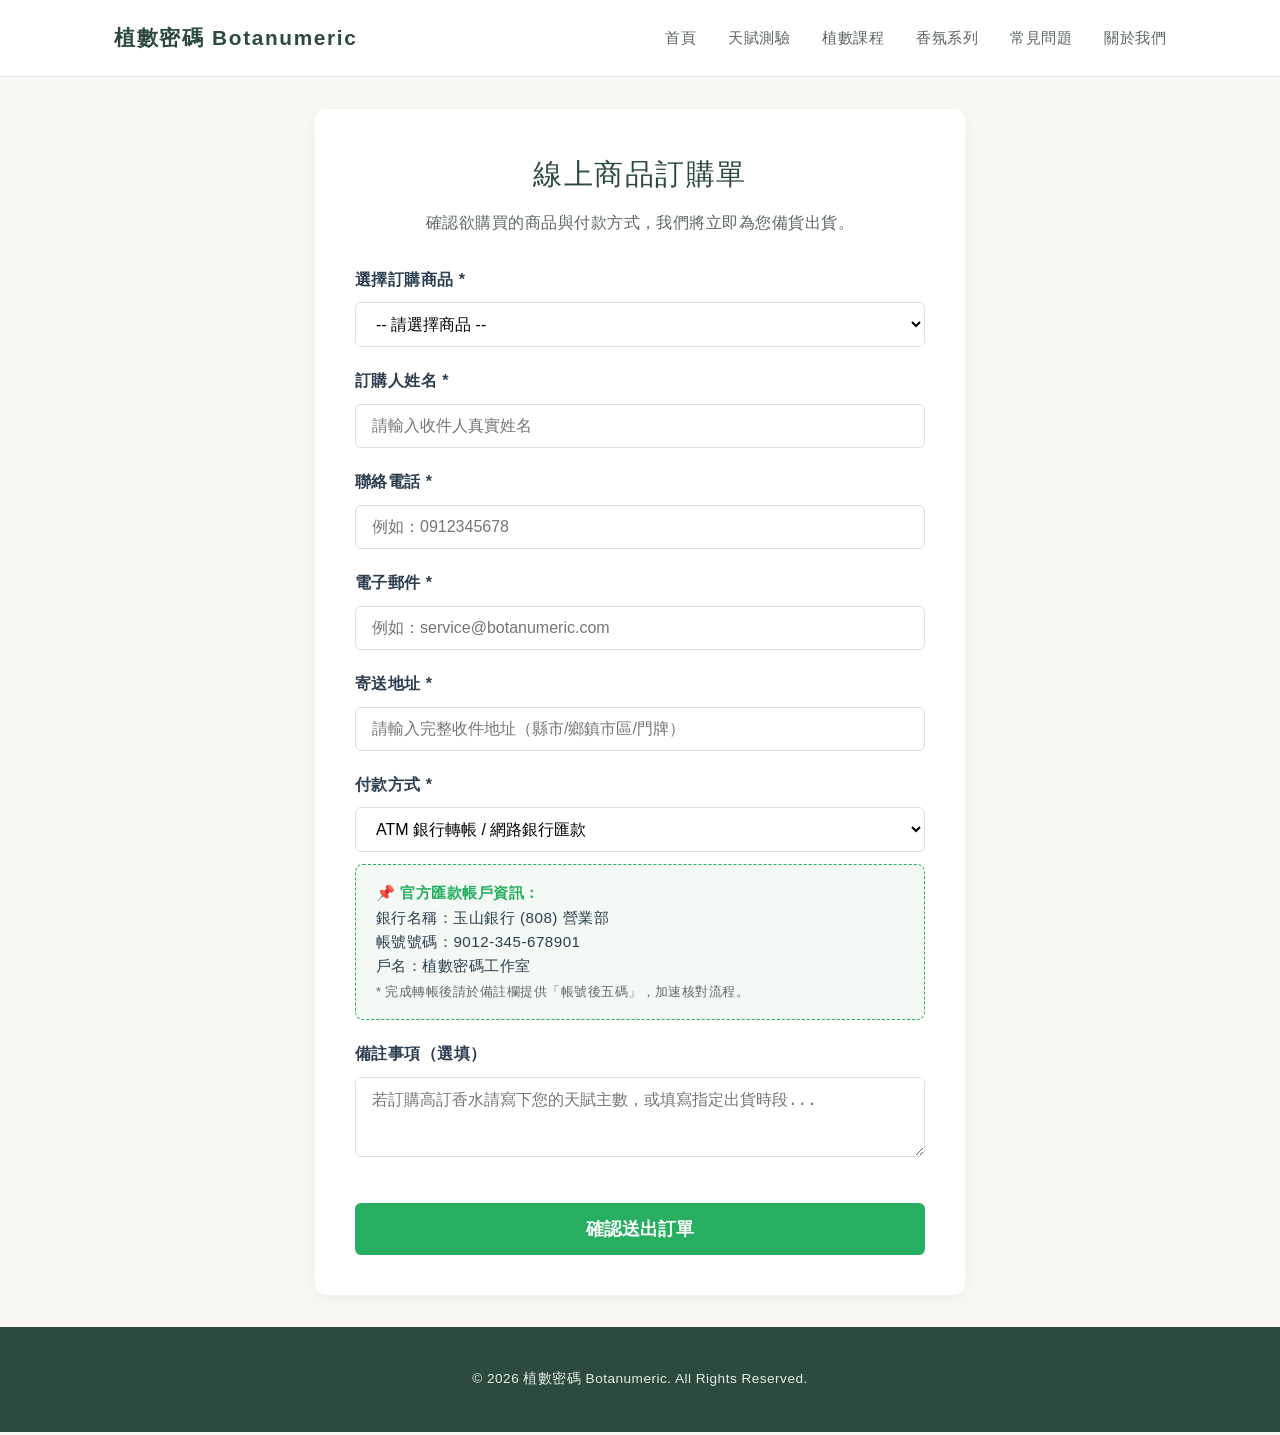
<file: signup.html>
<!DOCTYPE html>
<html lang="zh-TW">
<head>
  <meta charset="UTF-8">
  <meta name="viewport" content="width=device-width, initial-scale=1.0">
  <title>線上訂購｜植數密碼 Botanumeric</title>
  <link rel="stylesheet" href="css/style.css">
  <style>
    /* 訂購表單專用獨立樣式 */
    .order-container {
      max-width: 650px;
      margin: 2rem auto;
      padding: 2.5rem;
      background: #ffffff;
      border-radius: 12px;
      box-shadow: 0 4px 20px rgba(0, 0, 0, 0.05);
    }
    .form-group {
      margin-bottom: 1.25rem;
      text-align: left;
    }
    .form-group label {
      display: block;
      margin-bottom: 0.5rem;
      font-weight: 600;
      color: #2C3E50;
    }
    .form-group input, 
    .form-group select, 
    .form-group textarea {
      width: 100%;
      padding: 0.75rem 1rem;
      border: 1px solid #dcdfe6;
      border-radius: 6px;
      font-size: 1rem;
      box-sizing: border-box;
      background-color: #ffffff;
      transition: border-color 0.2s ease;
    }
    .form-group input:focus, 
    .form-group select:focus, 
    .form-group textarea:focus {
      outline: none;
      border-color: #27AE60;
    }
    /* 匯款帳號資訊卡 */
    .bank-info-box {
      display: none;
      background-color: #f4f9f5;
      border: 1px dashed #27AE60;
      border-radius: 8px;
      padding: 1rem 1.25rem;
      margin-top: 0.75rem;
      font-size: 0.95rem;
      color: #2c3e50;
      line-height: 1.6;
    }
    .bank-info-box strong {
      color: #27AE60;
    }
    .submit-btn {
      width: 100%;
      padding: 0.9rem;
      background-color: #27AE60;
      color: #ffffff;
      border: none;
      border-radius: 6px;
      font-size: 1.1rem;
      font-weight: bold;
      cursor: pointer;
      margin-top: 1rem;
      transition: background-color 0.3s ease;
    }
    .submit-btn:hover {
      background-color: #219150;
    }
    /* 送出成功提示畫面 */
    .success-card {
      display: none;
      text-align: center;
      padding: 2rem 1rem;
    }
    .success-card h2 {
      color: #27AE60;
      margin-bottom: 1rem;
      font-size: 1.8rem;
    }
    .order-summary-box {
      background: #f8f9fa;
      border-radius: 8px;
      padding: 1.25rem;
      margin: 1.5rem 0;
      text-align: left;
      font-size: 0.95rem;
      line-height: 1.8;
      border-left: 4px solid #27AE60;
    }
  </style>
</head>
<body>

  <!-- 頁頭與導覽列 -->
  <header>
    <div class="nav-container">
      <a href="index.html" class="logo">植數密碼 Botanumeric</a>
      <nav>
        <button class="mobile-nav-toggle" aria-label="開啟選單" aria-expanded="false" id="menu-toggle">
          <span class="hamburger"></span>
        </button>
        <ul class="nav-links" id="nav-menu">
          <li><a href="index.html">首頁</a></li>
          <li><a href="quiz.html">天賦測驗</a></li>
          <li><a href="curriculum.html">天賦課程</a></li>
          <li><a href="products.html" class="active">香氛系列</a></li>
          <li><a href="about.html">關於我們</a></li>
        </ul>
      </nav>
    </div>
  </header>

  <main class="container">
    <div class="order-container">
      
      <!-- 1. 訂購表單區塊 -->
      <form id="order-form">
        <h1 class="section-title" style="margin-bottom: 0.5rem;">線上商品訂購單</h1>
        <p class="section-subtitle" style="margin-bottom: 1.8rem;">確認欲購買的商品與付款方式，我們將立即為您備貨出貨。</p>

        <!-- 商品選擇區塊 -->
        <div class="form-group">
          <label for="product-select">選擇訂購商品 *</label>
          <select id="product-select" name="product" required>
            <option value="" disabled selected>-- 請選擇商品 --</option>
            <option value="No.1 靜謐深林天賦精油瓶">No.1 靜謐深林天賦精油瓶 (NT$ 880)</option>
            <option value="No.2 溫暖花園天賦精油瓶">No.2 溫暖花園天賦精油瓶 (NT$ 880)</option>
            <option value="No.3 晨光日光天賦精油瓶">No.3 晨光日光天賦精油瓶 (NT$ 880)</option>
            <option value="植萃淨化與能量場噴霧 (100ml)">植萃淨化與能量場噴霧 100ml (NT$ 1,280)</option>
            <option value="深層沉靜天賦泡澡調理精油 (100ml)">深層沉靜天賦泡澡調理精油 100ml (NT$ 1,080)</option>
            <option value="專屬天賦生命圖譜高訂香水 (50ml)">專屬天賦生命圖譜高訂香水 50ml (NT$ 2,680)</option>
          </select>
        </div>

        <!-- 購買人基本資料 -->
        <div class="form-group">
          <label for="user-name">訂購人姓名 *</label>
          <input type="text" id="user-name" required placeholder="請輸入收件人真實姓名">
        </div>

        <div class="form-group">
          <label for="user-phone">聯絡電話 *</label>
          <input type="tel" id="user-phone" required placeholder="例如：0912345678">
        </div>

        <div class="form-group">
          <label for="user-email">電子郵件 *</label>
          <input type="email" id="user-email" required placeholder="例如：service@botanumeric.com">
        </div>

        <div class="form-group">
          <label for="user-address">寄送地址 *</label>
          <input type="text" id="user-address" required placeholder="請輸入完整收件地址（縣市/鄉鎮市區/門牌）">
        </div>

        <!-- 付款方式選擇 -->
        <div class="form-group">
          <label for="payment-method">付款方式 *</label>
          <select id="payment-method" required>
            <option value="credit_card">信用卡線上刷卡 (Visa / Master / JCB)</option>
            <option value="bank_transfer" selected>ATM 銀行轉帳 / 網路銀行匯款</option>
            <option value="cod">7-11 / 全家 超商取貨付款</option>
          </select>
          
          <!-- ATM 轉帳專用提示卡 -->
          <div id="bank-info" class="bank-info-box">
            📌 <strong>官方匯款帳戶資訊：</strong><br>
            銀行名稱：玉山銀行 (808) 營業部<br>
            帳號號碼：9012-345-678901<br>
            戶名：植數密碼工作室<br>
            <small style="color: #666;">* 完成轉帳後請於備註欄提供「帳號後五碼」，加速核對流程。</small>
          </div>
        </div>

        <div class="form-group">
          <label for="user-note">備註事項（選填）</label>
          <textarea id="user-note" rows="3" placeholder="若訂購高訂香水請寫下您的天賦主數，或填寫指定出貨時段..."></textarea>
        </div>

        <button type="submit" class="submit-btn">確認送出訂單</button>
      </form>

      <!-- 2. 送出成功狀態畫面 -->
      <div id="success-message" class="success-card">
        <h2>🎉 訂購申請成功送出！</h2>
        <p>感謝您的支持與訂購，我們已收到您的訂單資訊。</p>
        
        <div class="order-summary-box">
          <p><strong>訂購商品：</strong> <span id="summary-product"></span></p>
          <p><strong>訂購人：</strong> <span id="summary-name"></span></p>
          <p><strong>付款方式：</strong> <span id="summary-payment"></span></p>
          <p><strong>處理狀態：</strong> <span style="color: #27AE60; font-weight: bold;">訂單處理中（1-2 個工作天內出貨）</span></p>
        </div>

        <p style="color: #666; font-size: 0.95rem;">我們已寄送「訂單確認信」至您的電子信箱，請密切留意您的信箱通知。</p>
        <a href="products.html" class="btn-primary" style="display: inline-block; margin-top: 1.5rem; text-decoration: none;">返回商品列表</a>
      </div>

    </div>
  </main>

  <footer>
    <div class="container">
      <p>© 2026 植數密碼 Botanumeric. All Rights Reserved.</p>
    </div>
  </footer>

  <script>
    document.addEventListener("DOMContentLoaded", () => {
      const productSelect = document.getElementById('product-select');
      const paymentSelect = document.getElementById('payment-method');
      const bankInfo = document.getElementById('bank-info');
      const orderForm = document.getElementById('order-form');
      const successMessage = document.getElementById('success-message');

      // 1. 自動帶入網址傳遞過來的商品名稱 (URL Parameter)
      const urlParams = new URLSearchParams(window.location.search);
      const urlProduct = urlParams.get('product');

      if (urlProduct) {
        const decodedName = decodeURIComponent(urlProduct);
        // 比對下拉選單中的選項
        for (let option of productSelect.options) {
          if (option.value.includes(decodedName) || decodedName.includes(option.value)) {
            option.selected = true;
            break;
          }
        }
      }

      // 2. 切換付款方式時，顯示/隱藏銀行匯款資訊
      function toggleBankInfo() {
        if (paymentSelect.value === 'bank_transfer') {
          bankInfo.style.display = 'block';
        } else {
          bankInfo.style.display = 'none';
        }
      }
      toggleBankInfo();
      paymentSelect.addEventListener('change', toggleBankInfo);

      // 3. 表單送出處理
      orderForm.addEventListener('submit', (e) => {
        e.preventDefault();

        // 填入成功頁面的訂單明細
        document.getElementById('summary-product').textContent = productSelect.value || "天賦植萃系列商品";
        document.getElementById('summary-name').textContent = document.getElementById('user-name').value;
        
        const paymentText = paymentSelect.options[paymentSelect.selectedIndex].text;
        document.getElementById('summary-payment').textContent = paymentText;

        // 切換顯示區塊
        orderForm.style.display = 'none';
        successMessage.style.display = 'block';
        
        // 自動捲動到最頂部
        window.scrollTo({ top: 0, behavior: 'smooth' });
      });
    });
  </script>
  <script src="js/main.js"></script>
</body>
</html>
</file>
<file: css/style.css>
/* ==========================================================================
   植數密碼 Botanumeric - 全站通用樣式檔 (css/style.css)
   ========================================================================== */

/* --------------------------------------------------------------------------
   1. 全域變數與基礎設定 (Global Variables & Reset)
   -------------------------------------------------------------------------- */
:root {
  --bg-color: #FAF8F5;          /* 頁面主要背景色 (暖沙白) */
  --card-bg: rgba(255, 255, 255, 0.88); /* 卡片半透明背景 (搭配毛玻璃效果) */
  --primary-color: #2D4A3E;     /* 主色調：深植萃綠 */
  --secondary-color: #A36B73;   /* 次要色：柔粉花萃色 */
  --accent-color: #D89A63;      /* 強調色：暖陽金屬色 */
  --text-main: #242E28;         /* 主要文字顏色 */
  --text-muted: #5C665F;        /* 次要文字顏色 */
  --border-color: #E2E8E0;      /* 邊框顏色 */
  --max-width: 1100px;          /* 內容最大寬度 */
}

* {
  box-sizing: border-box;
  margin: 0;
  padding: 0;
}

body {
  font-family: -apple-system, BlinkMacSystemFont, "Segoe UI", Roboto, "Helvetica Neue", Arial, "Noto Sans TC", sans-serif;
  background-color: var(--bg-color);
  color: var(--text-main);
  line-height: 1.8;
  letter-spacing: 0.03em;
  /* 防止文字不自然斷詞與連字號 */
  word-break: keep-all;
  overflow-wrap: break-word;
  hyphens: manual;
  -webkit-hyphens: manual;
}

a {
  color: inherit;
  text-decoration: none;
}

/* --------------------------------------------------------------------------
   2. 導覽列樣式 (Navigation Header)
   -------------------------------------------------------------------------- */
header {
  background-color: rgba(250, 248, 245, 0.85);
  border-bottom: 1px solid var(--border-color);
  position: sticky;
  top: 0;
  z-index: 100;
  backdrop-filter: blur(8px);
}

.nav-container {
  max-width: var(--max-width);
  margin: 0 auto;
  padding: 1.2rem 1.5rem;
  display: flex;
  justify-content: space-between;
  align-items: center;
}

.logo {
  font-size: 1.3rem;
  font-weight: 600;
  color: var(--primary-color);
  letter-spacing: 0.08em;
  white-space: nowrap;
}

.nav-links {
  display: flex;
  gap: 2rem;
  list-style: none;
}

.nav-links a {
  font-size: 0.95rem;
  color: var(--text-muted);
  transition: color 0.3s ease;
  white-space: nowrap;
}

.nav-links a:hover,
.nav-links a.active {
  color: var(--primary-color);
  font-weight: 600;
}

/* --------------------------------------------------------------------------
   3. 共用區塊與按鈕樣式 (Reusable Components & Layout)
   -------------------------------------------------------------------------- */
section {
  padding: 4.5rem 1.5rem;
}

.container {
  max-width: var(--max-width);
  margin: 0 auto;
}

.section-title {
  font-size: 1.8rem;
  font-weight: 500;
  color: var(--primary-color);
  text-align: center;
  margin-bottom: 0.8rem;
  letter-spacing: 0.05em;
  word-break: keep-all;
  text-wrap: balance;
}

.section-subtitle {
  text-align: center;
  color: var(--text-muted);
  margin-bottom: 3rem;
  font-size: 0.98rem;
}

/* 主要按鈕 (填色) */
.btn-primary {
  display: inline-block;
  background: linear-gradient(135deg, #2D4A3E 0%, #3B5E50 100%);
  color: #FFFFFF;
  padding: 0.85rem 2rem;
  border-radius: 30px;
  font-size: 0.95rem;
  border: none;
  cursor: pointer;
  letter-spacing: 0.05em;
  box-shadow: 0 4px 15px rgba(45, 74, 62, 0.15);
  transition: all 0.3s ease;
  white-space: nowrap;
}

.btn-primary:hover {
  transform: translateY(-2px);
  box-shadow: 0 6px 20px rgba(45, 74, 62, 0.25);
}

/* 次要按鈕 (外框) */
.btn-secondary {
  display: inline-block;
  background: transparent;
  color: var(--primary-color);
  padding: 0.85rem 2rem;
  border-radius: 30px;
  font-size: 0.95rem;
  border: 1px solid var(--primary-color);
  cursor: pointer;
  transition: all 0.3s ease;
  white-space: nowrap;
}

.btn-secondary:hover {
  background-color: rgba(45, 74, 62, 0.05);
}

/* --------------------------------------------------------------------------
   4. 首頁頁面專屬樣式 (index.html)
   -------------------------------------------------------------------------- */
.hero {
  padding: 7.5rem 1.5rem 6.5rem;
  text-align: center;
  position: relative;
  background: 
    radial-gradient(circle at 85% 15%, rgba(255, 238, 210, 0.7) 0%, transparent 45%),
    radial-gradient(circle at 10% 85%, rgba(220, 237, 222, 0.8) 0%, transparent 50%),
    radial-gradient(circle at 50% 50%, rgba(248, 228, 233, 0.5) 0%, transparent 60%),
    linear-gradient(135deg, #EFF5ED 0%, #FAF8F5 100%);
  overflow: hidden;
}

.hero-content {
  max-width: 750px;
  margin: 0 auto;
  position: relative;
  z-index: 1;
}

.hero-kicker {
  font-size: 0.95rem;
  color: var(--secondary-color);
  letter-spacing: 0.18em;
  margin-bottom: 1rem;
  font-weight: 600;
}

.hero-title {
  font-size: 2.5rem;
  font-weight: 600;
  color: var(--primary-color);
  line-height: 1.4;
  margin-bottom: 1.5rem;
  word-break: keep-all;
  text-wrap: balance;
}

.hero-subtitle {
  font-size: 1.05rem;
  color: var(--text-muted);
  margin-bottom: 2.5rem;
}

.features-grid {
  display: grid;
  grid-template-columns: repeat(auto-fit, minmax(300px, 1fr));
  gap: 2rem;
}

.feature-card {
  background-color: var(--card-bg);
  border-radius: 16px;
  overflow: hidden;
  border: 1px solid var(--border-color);
  box-shadow: 0 4px 20px rgba(45, 74, 62, 0.03);
  transition: all 0.3s ease;
}

.feature-card:hover {
  transform: translateY(-4px);
  box-shadow: 0 12px 25px rgba(45, 74, 62, 0.08);
}

.feature-image {
  width: 100%;
  height: 210px;
  object-fit: cover;
}

.feature-body {
  padding: 1.8rem;
}

.feature-title {
  font-size: 1.2rem;
  color: var(--primary-color);
  margin-bottom: 0.8rem;
  font-weight: 600;
}

.feature-description {
  font-size: 0.95rem;
  color: var(--text-muted);
  line-height: 1.7;
}

.faq-section {
  background: linear-gradient(180deg, #FAF8F5 0%, #F3F7F2 100%);
}

.faq-list {
  max-width: 800px;
  margin: 0 auto;
  display: flex;
  flex-direction: column;
  gap: 1rem;
}

.faq-item {
  background-color: rgba(255, 255, 255, 0.9);
  border-radius: 12px;
  border: 1px solid var(--border-color);
  overflow: hidden;
}

.faq-header {
  width: 100%;
  padding: 1.5rem 1.8rem;
  background: none;
  border: none;
  display: flex;
  justify-content: space-between;
  align-items: center;
  text-align: left;
  font-size: 1.05rem;
  font-weight: 600;
  color: var(--primary-color);
  cursor: pointer;
}

.faq-content {
  max-height: 0;
  overflow: hidden;
  transition: max-height 0.35s ease;
  background-color: rgba(253, 252, 250, 0.8);
}

.faq-body {
  padding: 0 1.8rem 1.5rem 1.8rem;
  font-size: 0.95rem;
  color: var(--text-muted);
}

.faq-item.active .faq-content {
  max-height: 300px;
}

.faq-item.active .faq-icon {
  transform: rotate(45deg);
}

.contact-section {
  text-align: center;
}

.contact-box {
  max-width: 700px;
  margin: 0 auto;
  background: radial-gradient(circle at 10% 10%, rgba(255, 245, 235, 0.9) 0%, rgba(255, 255, 255, 0.95) 100%);
  padding: 3.8rem 2rem;
  border-radius: 20px;
  border: 1px solid var(--border-color);
}

.contact-title {
  font-size: 1.8rem;
  color: var(--primary-color);
  margin-bottom: 1rem;
}

.contact-description {
  font-size: 1rem;
  color: var(--text-muted);
  margin-bottom: 2rem;
}

/* --------------------------------------------------------------------------
   5. 關於我們頁面樣式 (about.html)
   -------------------------------------------------------------------------- */
.story-card {
  background-color: var(--card-bg);
  border-radius: 16px;
  border: 1px solid var(--border-color);
  padding: 3rem 2.5rem;
  box-shadow: 0 4px 20px rgba(45, 74, 62, 0.03);
  margin-bottom: 4rem;
  line-height: 1.9;
}

.story-title {
  font-size: 1.4rem;
  color: var(--primary-color);
  margin-bottom: 1.2rem;
  font-weight: 600;
  text-align: center;
}

.story-text {
  color: var(--text-muted);
  font-size: 1rem;
  margin-bottom: 1.2rem;
  text-align: justify;
  word-break: keep-all;
  overflow-wrap: break-word;
}

.values-grid {
  display: grid;
  grid-template-columns: repeat(auto-fit, minmax(280px, 1fr));
  gap: 2rem;
  margin-bottom: 3.5rem;
}

.value-card {
  background-color: var(--card-bg);
  border-radius: 16px;
  border: 1px solid var(--border-color);
  padding: 2.2rem 1.8rem;
  text-align: center;
  box-shadow: 0 4px 20px rgba(45, 74, 62, 0.03);
  transition: all 0.3s ease;
}

.value-card:hover {
  transform: translateY(-4px);
  box-shadow: 0 10px 25px rgba(45, 74, 62, 0.08);
}

.value-icon {
  font-size: 2rem;
  color: var(--accent-color);
  margin-bottom: 1rem;
}

.value-title {
  font-size: 1.2rem;
  color: var(--primary-color);
  margin-bottom: 0.8rem;
  font-weight: 600;
}

.value-desc {
  font-size: 0.92rem;
  color: var(--text-muted);
  line-height: 1.7;
}

.cta-box {
  text-align: center;
  background-color: #E8EFEA;
  padding: 3rem 2rem;
  border-radius: 16px;
  border: 1px solid var(--border-color);
}

.cta-title {
  font-size: 1.3rem;
  color: var(--primary-color);
  margin-bottom: 0.8rem;
}

.cta-text {
  color: var(--text-muted);
  font-size: 0.95rem;
  margin-bottom: 1.5rem;
}

/* --------------------------------------------------------------------------
   6. 天賦課程頁面樣式 (curriculum.html)
   -------------------------------------------------------------------------- */
.course-grid {
  display: grid;
  grid-template-columns: repeat(auto-fit, minmax(320px, 1fr));
  gap: 2rem;
}

/* 找到 .course-card (約在第 290 行) */
.course-card {
  background-color: var(--card-bg);
  border-radius: 16px;
  border: 1px solid var(--border-color);
  padding: 2.2rem 1.8rem; /* 👈 將原本的 2.2rem 縮小左右邊距到 1.8rem */
  box-shadow: 0 4px 20px rgba(45, 74, 62, 0.03);
  display: flex;
  flex-direction: column;
  justify-content: space-between;
  transition: transform 0.3s ease;
}
.course-card:hover {
  transform: translateY(-4px);
}

.course-tag {
  display: inline-block;
  font-size: 0.85rem;
  color: var(--secondary-color);
  font-weight: 600;
  margin-bottom: 0.8rem;
}

/* 找到 .course-title 並更新為以下內容 */
/* 找到 .course-title 並替換為以下設定 */
.course-title {
  font-size: 1.3rem;
  color: var(--primary-color);
  margin-bottom: 1rem;
  font-weight: 600;
  
  /* ---- 【優化】防止中文孤字與文字斷行對稱 ---- */
  word-break: break-all;      /* 允許在適當位置斷行 */
  text-wrap: balance;        /* 自動平衡每列字數，防止最後一行單字掉落 */
  display: -webkit-box;
  -webkit-line-clamp: 2;     /* 限制最多兩行，保持三張卡片標題高度一致 */
  -webkit-box-orient: vertical;
  overflow: hidden;
}
/* 找到 .course-desc 並替換為以下設定 */
.course-desc {
  font-size: 0.95rem;
  color: var(--text-muted);
  margin-bottom: 1.5rem;
  line-height: 1.7;

  /* ---- 【優化】內文自動避開孤字與提升對稱感 ---- */
  text-wrap: pretty;         /* CSS 新標準：自動避免段落最後一行出現孤字 */
  word-break: break-all;
}
.course-footer {
  border-top: 1px dashed var(--border-color);
  padding-top: 1.2rem;
  display: flex;
  justify-content: space-between;
  align-items: center;
}

.course-price {
  font-size: 1.2rem;
  font-weight: 600;
  color: var(--primary-color);
}

/* --------------------------------------------------------------------------
   7. 香氛系列商品頁面樣式 (products.html)
   -------------------------------------------------------------------------- */
.filter-wrapper {
  display: flex;
  justify-content: center;
  gap: 0.8rem;
  margin-bottom: 3rem;
  flex-wrap: wrap;
}

.filter-btn {
  background-color: transparent;
  border: 1px solid var(--border-color);
  color: var(--text-muted);
  padding: 0.5rem 1.4rem;
  border-radius: 20px;
  font-size: 0.9rem;
  cursor: pointer;
  transition: all 0.3s ease;
  white-space: nowrap;
}

.filter-btn:hover,
.filter-btn.active {
  background-color: var(--primary-color);
  color: #FFFFFF;
  border-color: var(--primary-color);
}

.product-grid {
  display: grid;
  grid-template-columns: repeat(auto-fit, minmax(300px, 1fr));
  gap: 2rem;
}

.product-card {
  background-color: var(--card-bg);
  border-radius: 16px;
  overflow: hidden;
  border: 1px solid var(--border-color);
  box-shadow: 0 4px 20px rgba(45, 74, 62, 0.03);
  transition: all 0.3s ease;
  display: flex;
  flex-direction: column;
}

.product-card:hover {
  transform: translateY(-4px);
  box-shadow: 0 12px 25px rgba(45, 74, 62, 0.08);
}

.product-image-box {
  width: 100%;
  height: 240px;
  background-color: #EFECE6;
  display: flex;
  align-items: center;
  justify-content: center;
  position: relative;
}

.product-image-box img {
  width: 100%;
  height: 100%;
  object-fit: cover;
}

.product-tag {
  position: absolute;
  top: 1rem;
  right: 1rem;
  background-color: rgba(250, 248, 245, 0.9);
  color: var(--secondary-color);
  font-size: 0.8rem;
  font-weight: 600;
  padding: 0.3rem 0.8rem;
  border-radius: 12px;
  backdrop-filter: blur(4px);
}

.product-body {
  padding: 1.8rem;
  display: flex;
  flex-direction: column;
  flex-grow: 1;
}

.product-number {
  font-size: 0.85rem;
  color: var(--accent-color);
  font-weight: 600;
  letter-spacing: 0.08em;
  margin-bottom: 0.3rem;
}

.product-title {
  font-size: 1.25rem;
  color: var(--primary-color);
  margin-bottom: 0.6rem;
  font-weight: 600;
}

.product-notes {
  font-size: 0.88rem;
  color: var(--secondary-color);
  margin-bottom: 0.8rem;
  font-style: italic;
}

.product-description {
  font-size: 0.92rem;
  color: var(--text-muted);
  line-height: 1.7;
  margin-bottom: 1.5rem;
  flex-grow: 1;
}

.product-footer {
  border-top: 1px dashed var(--border-color);
  padding-top: 1.2rem;
  display: flex;
  justify-content: space-between;
  align-items: center;
}

.product-price {
  font-size: 1.15rem;
  font-weight: 600;
  color: var(--primary-color);
}

/* --------------------------------------------------------------------------
   8. 天賦測驗頁面樣式 (quiz.html)
   -------------------------------------------------------------------------- */
.quiz-card {
  max-width: 720px;
  margin: 0 auto;
  background-color: var(--card-bg);
  border-radius: 16px;
  border: 1px solid var(--border-color);
  padding: 2.5rem;
  box-shadow: 0 4px 20px rgba(45, 74, 62, 0.03);
}

.progress-bar-wrapper {
  width: 100%;
  height: 6px;
  background-color: var(--border-color);
  border-radius: 3px;
  margin-bottom: 2rem;
  overflow: hidden;
}

.progress-bar {
  height: 100%;
  width: 0%;
  background-color: var(--primary-color);
  transition: width 0.3s ease;
}

.question-step {
  font-size: 0.85rem;
  color: var(--secondary-color);
  font-weight: 600;
  margin-bottom: 0.5rem;
  letter-spacing: 0.1em;
}

.question-title {
  font-size: 1.25rem;
  color: var(--primary-color);
  margin-bottom: 1.8rem;
  font-weight: 600;
}

.options-list {
  display: flex;
  flex-direction: column;
  gap: 1rem;
  margin-bottom: 2rem;
}

.option-btn {
  width: 100%;
  text-align: left;
  padding: 1.1rem 1.4rem;
  border-radius: 12px;
  background-color: #FFFFFF;
  border: 1px solid var(--border-color);
  color: var(--text-main);
  font-size: 0.98rem;
  cursor: pointer;
  transition: all 0.25s ease;
  line-height: 1.6;
}

.option-btn:hover {
  border-color: var(--primary-color);
  background-color: #F4F7F4;
  transform: translateX(4px);
}

.option-btn.selected {
  background-color: #E8EFEA;
  border-color: var(--primary-color);
  color: var(--primary-color);
  font-weight: 600;
}

/* 測驗結果區塊 */
.result-container {
  display: none;
  text-align: center;
}

.result-badge {
  display: inline-block;
  font-size: 0.9rem;
  color: var(--secondary-color);
  letter-spacing: 0.15em;
  font-weight: 600;
  margin-bottom: 0.8rem;
}

.result-title {
  font-size: 2rem;
  color: var(--primary-color);
  margin-bottom: 1.2rem;
}

.result-scent {
  font-size: 1.1rem;
  color: var(--accent-color);
  font-weight: 600;
  margin-bottom: 1.5rem;
}

.result-desc {
  font-size: 0.98rem;
  color: var(--text-muted);
  line-height: 1.8;
  text-align: left;
  background-color: #FFFFFF;
  padding: 1.8rem;
  border-radius: 12px;
  border: 1px solid var(--border-color);
  margin-bottom: 2rem;
}

.result-actions {
  display: flex;
  gap: 1.2rem;
  justify-content: center;
  flex-wrap: wrap;
}

/* --------------------------------------------------------------------------
   9. 頁尾樣式 (Footer)
   -------------------------------------------------------------------------- */
footer {
  background-color: var(--primary-color);
  color: #E2ECE5;
  text-align: center;
  padding: 2.5rem 1.5rem;
  font-size: 0.85rem;
}

/* --------------------------------------------------------------------------
   10. 響應式微調 (Responsive RWD)
   -------------------------------------------------------------------------- */
@media (max-width: 768px) {
  .hero-title { font-size: 1.9rem; }
  .nav-links { gap: 1rem; }
  section { padding: 3.5rem 1rem; }
  .story-card { padding: 2rem 1.5rem; }
  .quiz-card { padding: 1.5rem; }
  .result-title { font-size: 1.6rem; }
}
/* --------------------------------------------------
   共用導覽列與漢堡選單樣式 (Navbar & Mobile Menu)
   -------------------------------------------------- */
header {
  position: sticky;
  top: 0;
  z-index: 1000;
  background-color: #ffffff;
  transition: box-shadow 0.3s ease, background-color 0.3s ease;
}

header.scrolled {
  box-shadow: 0 4px 15px rgba(0, 0, 0, 0.08);
  background-color: rgba(255, 255, 255, 0.95);
  backdrop-filter: blur(8px);
}

.mobile-nav-toggle {
  display: none;
  background: none;
  border: none;
  cursor: pointer;
  padding: 0.5rem;
  z-index: 1001;
}

.hamburger {
  display: block;
  position: relative;
  width: 24px;
  height: 2px;
  background-color: var(--primary-color, #2C3E50);
  transition: background-color 0.3s ease;
}

.hamburger::before,
.hamburger::after {
  content: '';
  position: absolute;
  left: 0;
  width: 100%;
  height: 2px;
  background-color: var(--primary-color, #2C3E50);
  transition: transform 0.3s ease, top 0.3s ease;
}

.hamburger::before { top: -7px; }
.hamburger::after { top: 7px; }

.mobile-nav-toggle.active .hamburger {
  background-color: transparent;
}

.mobile-nav-toggle.active .hamburger::before {
  top: 0;
  transform: rotate(45deg);
}

.mobile-nav-toggle.active .hamburger::after {
  top: 0;
  transform: rotate(-45deg);
}

@media (max-width: 768px) {
  .mobile-nav-toggle {
    display: block;
  }

  .nav-links {
    position: absolute;
    top: 100%;
    left: 0;
    right: 0;
    background-color: #ffffff;
    flex-direction: column;
    align-items: center;
    padding: 1.5rem 0;
    gap: 1.2rem;
    box-shadow: 0 10px 15px rgba(0, 0, 0, 0.05);
    display: none;
    border-bottom: 1px solid var(--border-color, #e5e5e5);
  }

  .nav-links.active {
    display: flex;
  }

  .nav-links li {
    width: 100%;
    text-align: center;
  }

  .nav-links a {
    display: block;
    padding: 0.5rem 0;
  }
}

    /* --------------------------------------------------
       手機版漢堡選單專用 CSS 樣式
       -------------------------------------------------- */
    .mobile-nav-toggle {
      display: none; /* 桌機版預設隱藏按鈕 */
      background: none;
      border: none;
      cursor: pointer;
      padding: 0.5rem;
      z-index: 1001;
    }

    .hamburger {
      display: block;
      position: relative;
      width: 24px;
      height: 2px;
      background-color: var(--primary-color, #2C3E50);
      transition: background-color 0.3s ease;
    }

    .hamburger::before,
    .hamburger::after {
      content: '';
      position: absolute;
      left: 0;
      width: 100%;
      height: 2px;
      background-color: var(--primary-color, #2C3E50);
      transition: transform 0.3s ease, top 0.3s ease;
    }

    .hamburger::before { top: -7px; }
    .hamburger::after { top: 7px; }

    /* 漢堡按鈕展開時的 ✕ 圖示動畫 */
    .mobile-nav-toggle.active .hamburger {
      background-color: transparent;
    }

    .mobile-nav-toggle.active .hamburger::before {
      top: 0;
      transform: rotate(45deg);
    }

    .mobile-nav-toggle.active .hamburger::after {
      top: 0;
      transform: rotate(-45deg);
    }

    /* 手機版響應式斷點 (768px 以下) */
    @media (max-width: 768px) {
      .mobile-nav-toggle {
        display: block; /* 手機版顯示漢堡按鈕 */
      }

      .nav-links {
        position: absolute;
        top: 100%;
        left: 0;
        right: 0;
        background-color: #ffffff;
        flex-direction: column;
        align-items: center;
        padding: 1.5rem 0;
        gap: 1.2rem;
        box-shadow: 0 10px 15px rgba(0, 0, 0, 0.05);
        display: none; /* 預設收合 */
        border-bottom: 1px solid var(--border-color, #e5e5e5);
      }

      .nav-links.active {
        display: flex; /* 點擊後展開選單 */
      }

      .nav-links li {
        width: 100%;
        text-align: center;
      }
/* FAQ 手風琴展開樣式 */
.faq-section {
  padding: 4rem 0;
  background-color: #f9fbf9;
}

.faq-list {
  max-width: 800px;
  margin: 2rem auto 0;
  display: flex;
  flex-direction: column;
  gap: 1rem;
}

.faq-item {
  background: #ffffff;
  border: 1px solid #e2e8f0;
  border-radius: 8px;
  overflow: hidden;
  transition: box-shadow 0.2s ease;
}

.faq-header {
  width: 100%;
  padding: 1.25rem 1.5rem;
  background: none;
  border: none;
  display: flex;
  justify-content: space-between;
  align-items: center;
  font-size: 1.1rem;
  font-weight: 600;
  color: #2c3e50;
  cursor: pointer;
  text-align: left;
}

.faq-icon {
  font-size: 1.4rem;
  transition: transform 0.3s ease;
  color: #27ae60;
}

.faq-content {
  max-height: 0;
  overflow: hidden;
  transition: max-height 0.3s cubic-bezier(0, 1, 0, 1);
  background-color: #fafafa;
}

.faq-body {
  padding: 0 1.5rem 1.25rem;
  color: #555;
  line-height: 1.7;
  font-size: 0.98rem;
}

/* 展開狀態 */
.faq-item.active .faq-content {
  max-height: 1000px; /* 允許展開的最大高度 */
  transition: max-height 0.5s ease-in-out;
}

.faq-item.active .faq-icon {
  transform: rotate(45deg); /* 將 + 轉為 x 表示可關閉 */
}
      .nav-links a {
        display: block;
        padding: 0.5rem 0;
      }
    }
</file>
